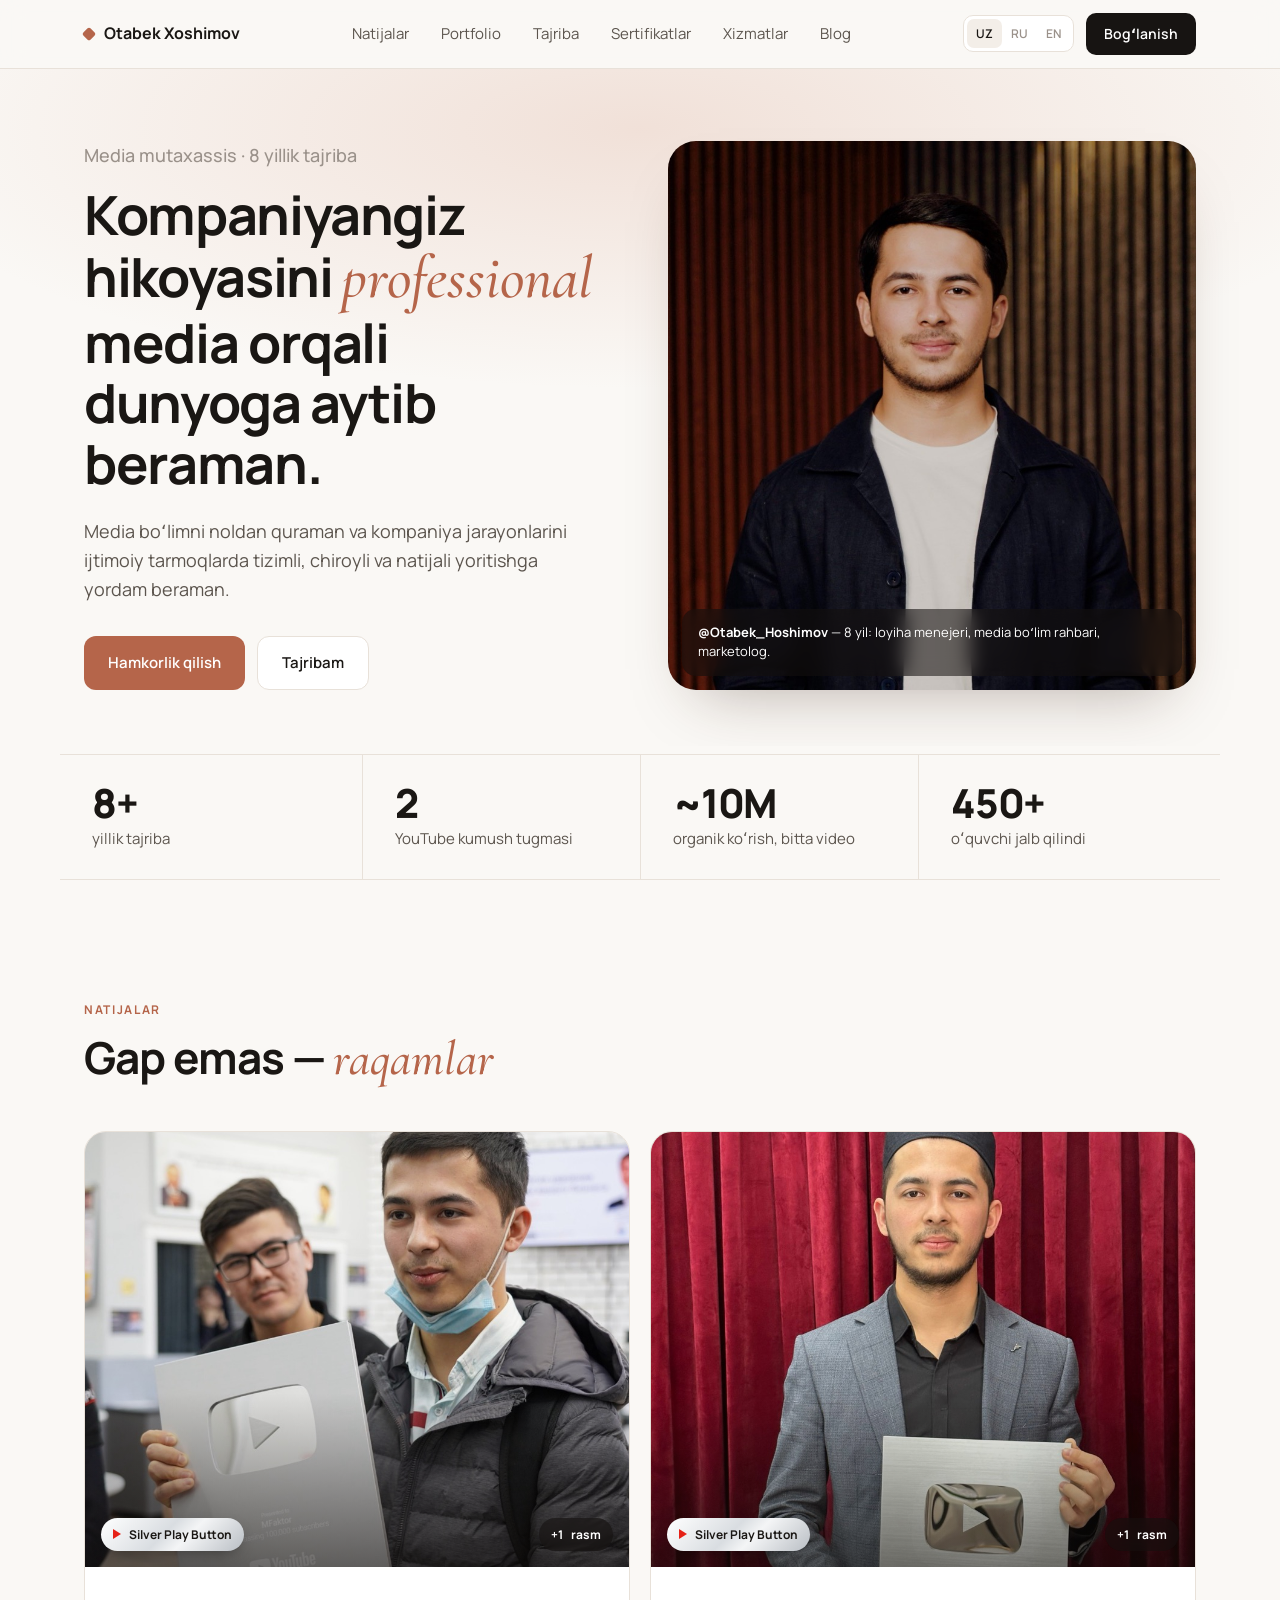
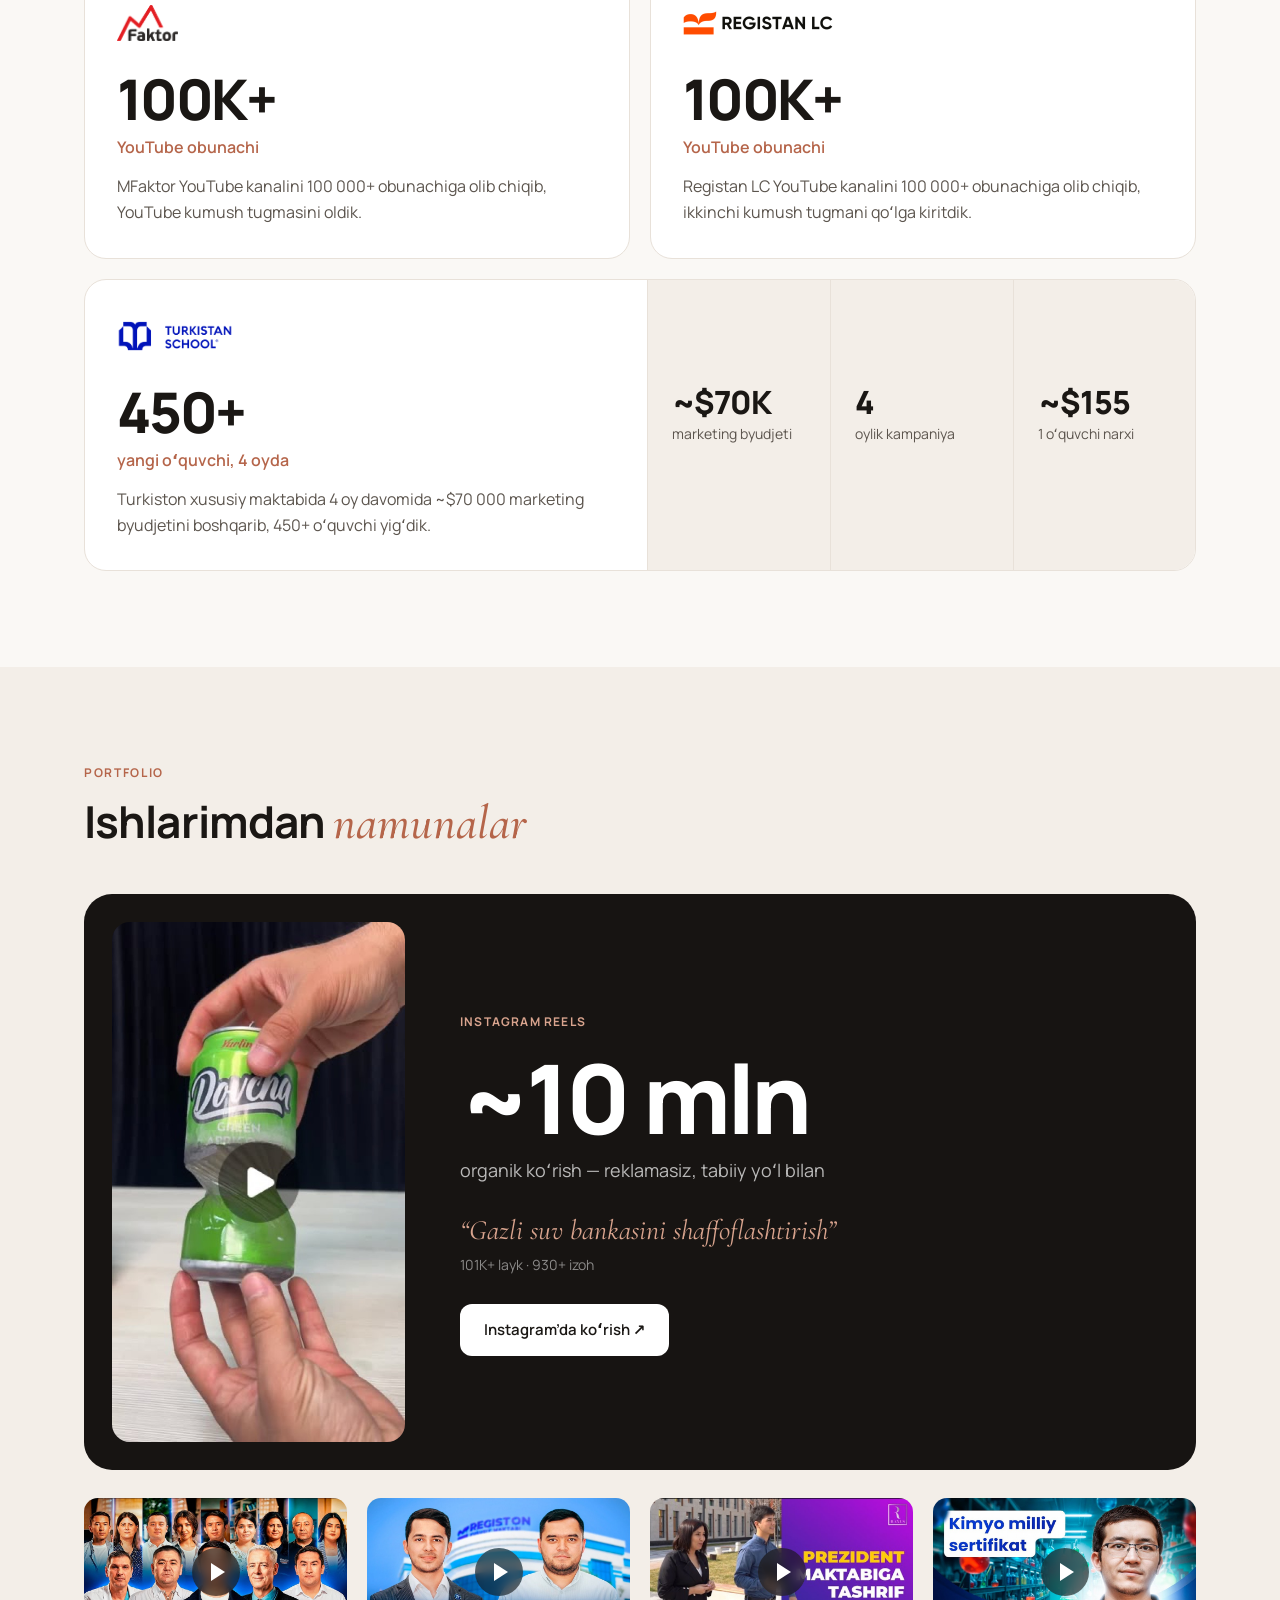
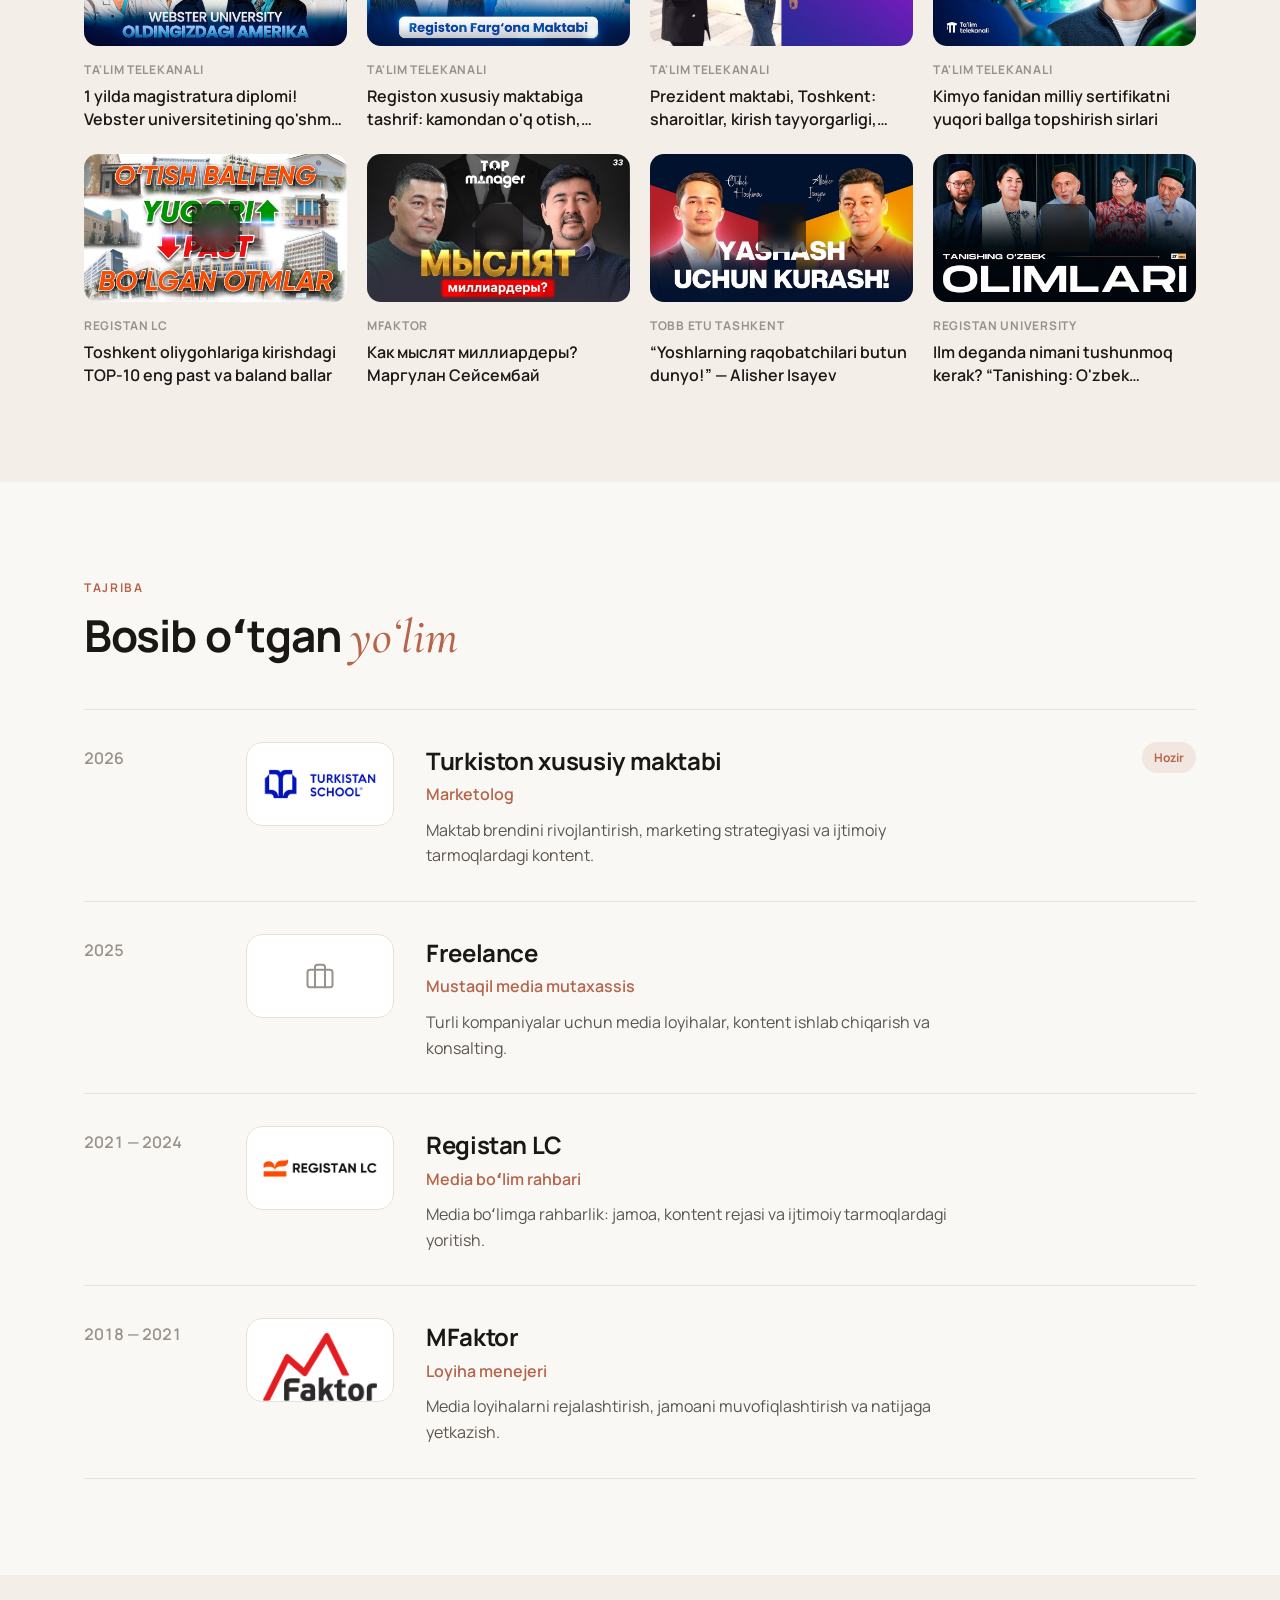
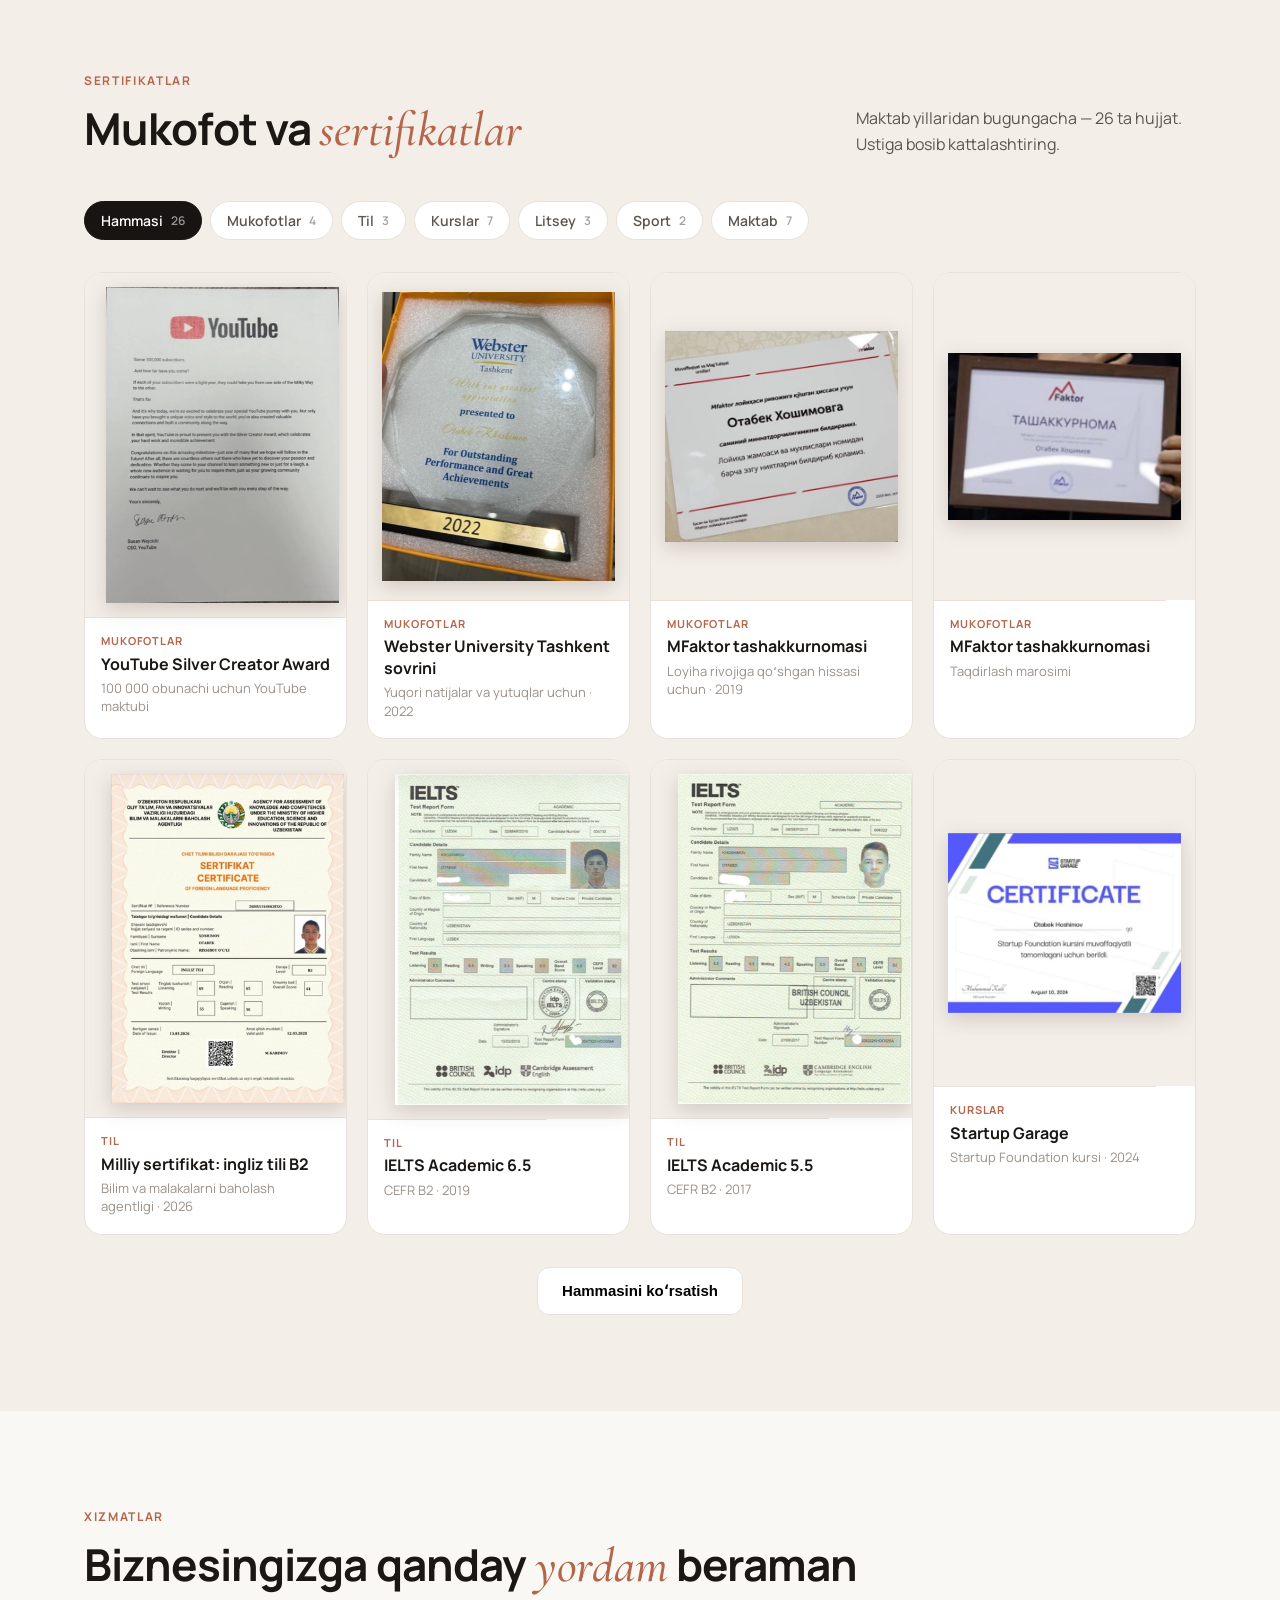
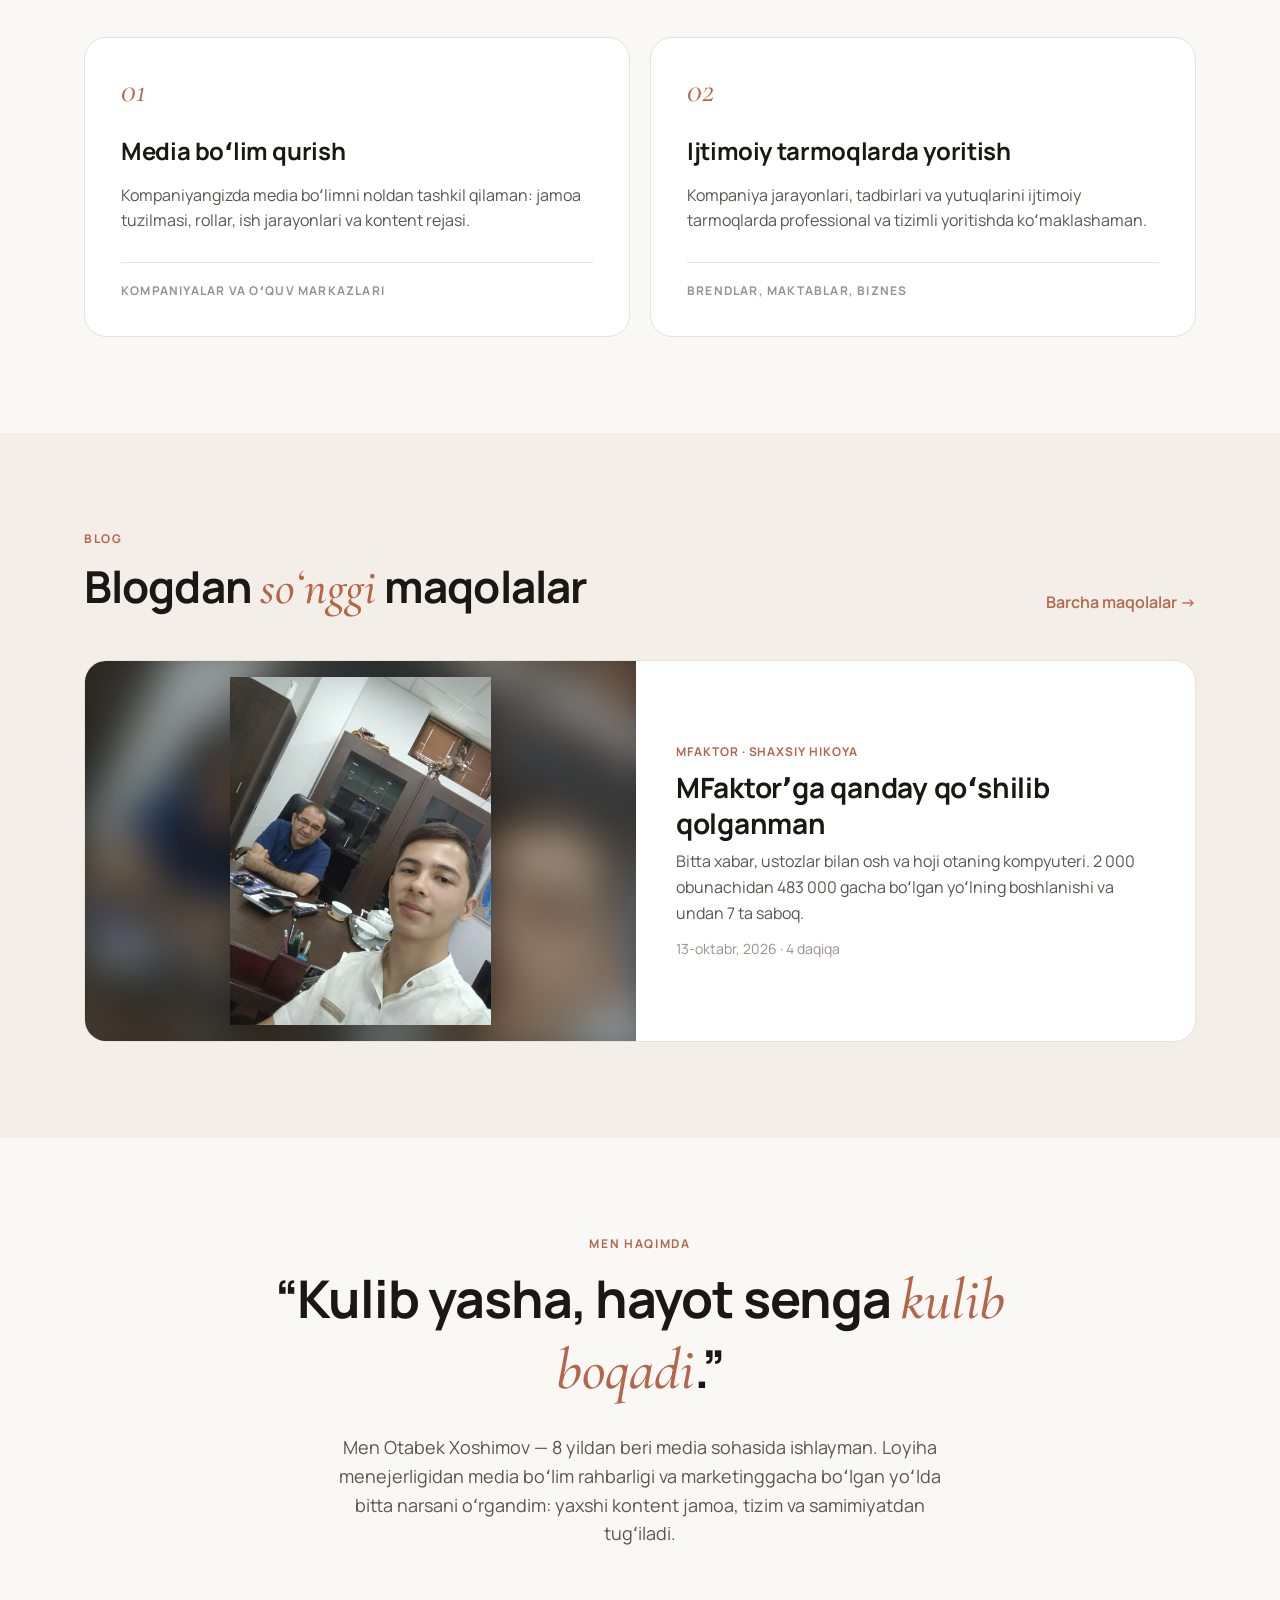
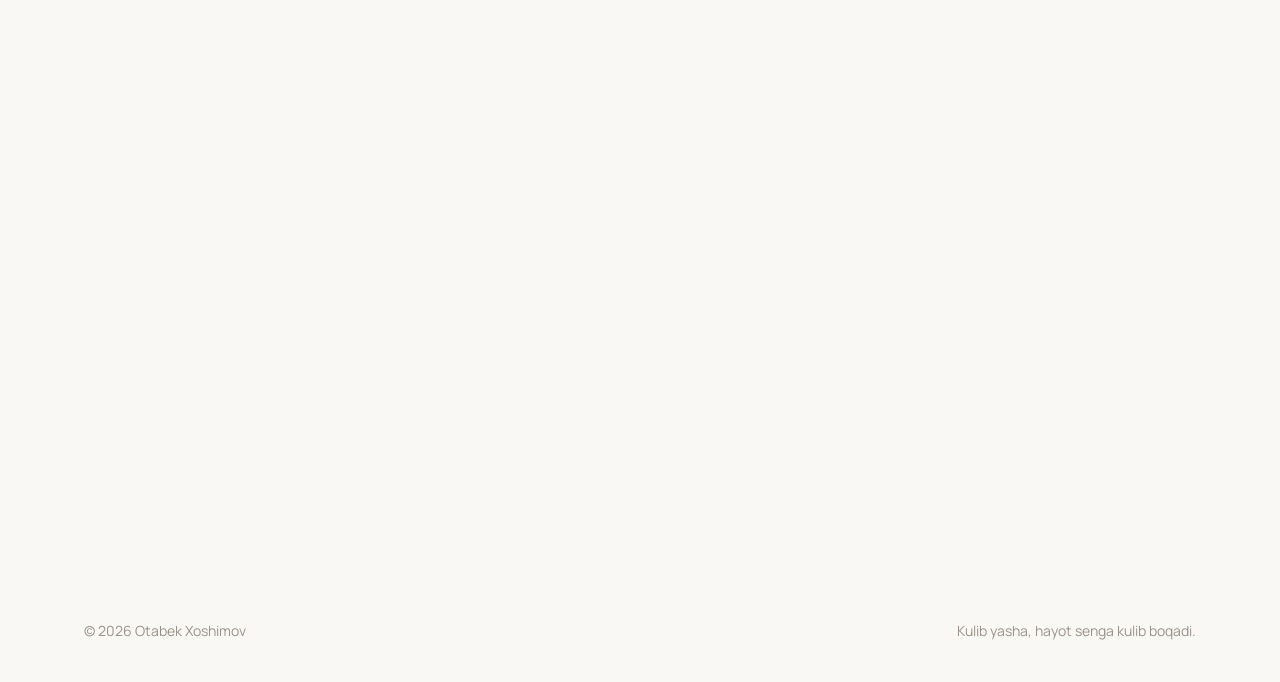
<file: index.html>
<!doctype html>
<html lang="uz">
<head>
  <meta charset="utf-8">
  <meta name="viewport" content="width=device-width, initial-scale=1">
  <title>Otabek Xoshimov — Media mutaxassis</title>
  <meta name="description" content="Otabek Xoshimov (Otabek Hoshimov) — 8 yillik tajribaga ega media mutaxassis. MFaktor va Registan LC YouTube kanallarini 100 000+ obunachiga olib chiqqan. Media boʻlim qurish, YouTube rivojlantirish, sifatli koʻrsatuvlar.">
  <meta name="keywords" content="Otabek Xoshimov, Otabek Hoshimov, MFaktor, Registon oʻquv markazi, Registan LC, media boʻlim, YouTube rivojlantirish, sifatli koʻrsatuvlar, media mutaxassis, SMM">
  <meta name="author" content="Otabek Xoshimov">
  <link rel="canonical" href="https://okhashimov.uz/">
  <link rel="icon" href="favicon.svg" type="image/svg+xml">
  <meta name="theme-color" content="#faf8f5">

  <!-- Telegram, Instagram, Facebook va boshqalarda havola ulashilganda chiqadigan kartochka -->
  <meta property="og:type" content="profile">
  <meta property="og:site_name" content="Otabek Xoshimov">
  <meta property="og:url" content="https://okhashimov.uz/">
  <meta property="og:title" content="Otabek Xoshimov — Media mutaxassis">
  <meta property="og:description" content="8 yillik tajriba · 2 ta YouTube kumush tugmasi · ~10 mln organik koʻrish. Media boʻlim qurish va YouTube rivojlantirish.">
  <meta property="og:image" content="https://okhashimov.uz/assets/og-image.jpg?v=2">
  <meta property="og:image:width" content="1200">
  <meta property="og:image:height" content="630">
  <meta property="og:locale" content="uz_UZ">
  <meta name="twitter:card" content="summary_large_image">
  <meta name="twitter:title" content="Otabek Xoshimov — Media mutaxassis">
  <meta name="twitter:description" content="8 yillik tajriba · 2 ta YouTube kumush tugmasi · ~10 mln organik koʻrish.">
  <meta name="twitter:image" content="https://okhashimov.uz/assets/og-image.jpg?v=2">

  <!-- Google uchun tuzilgan ma'lumot (Person) -->
  <script type="application/ld+json">
  {
    "@context": "https://schema.org",
    "@type": "Person",
    "name": "Otabek Xoshimov",
    "alternateName": ["Otabek Hoshimov", "Отабек Хошимов"],
    "jobTitle": "Media mutaxassis",
    "url": "https://okhashimov.uz/",
    "image": "https://okhashimov.uz/assets/otabek.jpg",
    "email": "mailto:rikhsibayevich@gmail.com",
    "telephone": "+998998691717",
    "worksFor": { "@type": "Organization", "name": "Turkiston xususiy maktabi" },
    "alumniOf": [
      { "@type": "Organization", "name": "MFaktor" },
      { "@type": "Organization", "name": "Registan LC" }
    ],
    "knowsAbout": ["Media boʻlim qurish", "YouTube rivojlantirish", "Sifatli koʻrsatuvlar", "SMM", "Marketing"],
    "sameAs": [
      "https://instagram.com/hoshimov_otabekk",
      "https://t.me/Otabek_Hoshimov"
    ]
  }
  </script>

  <!-- Statistika: Google Analytics 4 -->
  <script async src="https://www.googletagmanager.com/gtag/js?id=G-YG4E990CD5"></script>
  <script>
    window.dataLayer = window.dataLayer || [];
    function gtag(){dataLayer.push(arguments);}
    gtag('js', new Date());
    gtag('config', 'G-YG4E990CD5');
  </script>

  <link rel="preconnect" href="https://fonts.googleapis.com">
  <link rel="preconnect" href="https://fonts.gstatic.com" crossorigin>
  <link href="https://fonts.googleapis.com/css2?family=Manrope:wght@400;500;600;700;800&family=Cormorant+Garamond:ital,wght@1,500;1,600&display=swap" rel="stylesheet">
  <link rel="stylesheet" href="styles.css?v=20261013c">
</head>
<body>

  <header class="nav">
    <div class="container nav__inner">
      <a href="#top" class="brand"><span class="brand__mark"></span>Otabek Xoshimov</a>
      <nav class="nav__links" id="navLinks">
        <a href="#results" data-i18n="nav.results">Natijalar</a>
        <a href="#portfolio" data-i18n="nav.portfolio">Portfolio</a>
        <a href="#experience" data-i18n="nav.experience">Tajriba</a>
        <a href="#certificates" data-i18n="nav.certs">Sertifikatlar</a>
        <a href="#services" data-i18n="nav.services">Xizmatlar</a>
        <a href="blog/" data-i18n="nav.blog">Blog</a>
      </nav>
      <div class="nav__actions">
        <div class="lang" role="group" aria-label="Language">
          <button type="button" data-lang="uz">UZ</button>
          <button type="button" data-lang="ru">RU</button>
          <button type="button" data-lang="en">EN</button>
        </div>
        <a href="#contact" class="btn btn--dark btn--sm" data-i18n="nav.contact">Bogʻlanish</a>
      </div>
    </div>
  </header>

  <main id="top">

    <!-- Hero -->
    <section class="hero">
      <div class="container hero__grid">
        <div class="hero__text reveal">
          <p class="eyebrow-soft" data-i18n="hero.eyebrow">Media mutaxassis · 8 yillik tajriba</p>
          <h1 class="hero__title" data-i18n-html="hero.title">Kompaniyangiz hikoyasini <em>professional</em> media orqali dunyoga aytib beraman.</h1>
          <p class="hero__lead" data-i18n="hero.lead">Media boʻlimni noldan quraman va kompaniya jarayonlarini ijtimoiy tarmoqlarda tizimli, chiroyli va natijali yoritishga yordam beraman.</p>
          <div class="hero__cta">
            <a href="#contact" class="btn btn--accent" data-i18n="hero.cta1">Hamkorlik qilish</a>
            <a href="#experience" class="btn btn--ghost" data-i18n="hero.cta2">Tajribam</a>
          </div>
        </div>
        <figure class="portrait reveal">
          <img src="assets/otabek.jpg?v=2" alt="Otabek Xoshimov" width="1000" height="1000">
          <figcaption class="portrait__caption">
            <strong>@Otabek_Hoshimov</strong> — <span data-i18n="hero.caption">8 yil: loyiha menejeri, media boʻlim rahbari, marketolog.</span>
          </figcaption>
        </figure>
      </div>
    </section>

    <!-- Stats -->
    <section class="stats">
      <div class="container stats__grid reveal">
        <div class="stat"><span class="stat__num">8+</span><span class="stat__label" data-i18n="stats.years">yillik tajriba</span></div>
        <div class="stat"><span class="stat__num">2</span><span class="stat__label" data-i18n="stats.buttons">YouTube kumush tugmasi</span></div>
        <div class="stat"><span class="stat__num">~10M</span><span class="stat__label" data-i18n="stats.views">organik koʻrish, bitta video</span></div>
        <div class="stat"><span class="stat__num">450+</span><span class="stat__label" data-i18n="stats.students">oʻquvchi jalb qilindi</span></div>
      </div>
    </section>

    <!-- Results -->
    <section class="section" id="results">
      <div class="container">
        <div class="section__head reveal">
          <p class="eyebrow" data-i18n="res.eyebrow">Natijalar</p>
          <h2 class="section__title" data-i18n-html="res.title">Gap emas — <em>raqamlar</em></h2>
        </div>

        <div class="results">
          <article class="result result--award reveal">
            <button class="award" type="button" data-gallery="assets/awards/mfaktor-1.jpg|assets/awards/mfaktor-2.jpg" aria-label="MFaktor kumush tugma rasmlari">
              <img src="assets/awards/mfaktor-cover.jpg" alt="MFaktor YouTube kumush tugmasi" loading="lazy">
              <span class="award__chip"><span class="award__dot"></span>Silver Play Button</span>
              <span class="award__more">+1 <span data-i18n="res.photo">rasm</span></span>
            </button>
            <div class="result__body">
              <div class="result__top">
                <img class="result__logo" src="assets/logo-mfaktor.png" alt="MFaktor" loading="lazy">
              </div>
              <p class="result__num">100K+</p>
              <p class="result__label" data-i18n="res.r1.label">YouTube obunachi</p>
              <p class="result__desc" data-i18n="res.r1.desc">MFaktor YouTube kanalini 100 000+ obunachiga olib chiqib, YouTube kumush tugmasini oldik.</p>
            </div>
          </article>
          <article class="result result--award reveal">
            <button class="award" type="button" data-gallery="assets/awards/registan-1.jpg|assets/awards/registan-2.jpg" aria-label="Registan LC kumush tugma rasmlari">
              <img src="assets/awards/registan-cover.jpg" alt="Registan LC YouTube kumush tugmasi" loading="lazy">
              <span class="award__chip"><span class="award__dot"></span>Silver Play Button</span>
              <span class="award__more">+1 <span data-i18n="res.photo">rasm</span></span>
            </button>
            <div class="result__body">
              <div class="result__top">
                <img class="result__logo" src="assets/logo-registan.png" alt="Registan LC" loading="lazy">
              </div>
              <p class="result__num">100K+</p>
              <p class="result__label" data-i18n="res.r2.label">YouTube obunachi</p>
              <p class="result__desc" data-i18n="res.r2.desc">Registan LC YouTube kanalini 100 000+ obunachiga olib chiqib, ikkinchi kumush tugmani qoʻlga kiritdik.</p>
            </div>
          </article>
          <article class="result result--wide reveal">
            <div class="result__body">
              <div class="result__top">
                <img class="result__logo" src="assets/logo-turkiston.png" alt="Turkistan School" loading="lazy">
              </div>
              <p class="result__num">450+</p>
              <p class="result__label" data-i18n="res.r3.label">yangi oʻquvchi, 4 oyda</p>
              <p class="result__desc" data-i18n="res.r3.desc">Turkiston xususiy maktabida 4 oy davomida ~$70 000 marketing byudjetini boshqarib, 450+ oʻquvchi yigʻdik.</p>
            </div>
            <ul class="facts">
              <li><span class="facts__num">~$70K</span><span class="facts__label" data-i18n="res.r3.f1">marketing byudjeti</span></li>
              <li><span class="facts__num">4</span><span class="facts__label" data-i18n="res.r3.f2">oylik kampaniya</span></li>
              <li><span class="facts__num">~$155</span><span class="facts__label" data-i18n="res.r3.f3">1 oʻquvchi narxi</span></li>
            </ul>
          </article>
        </div>
      </div>
    </section>

    <!-- Portfolio -->
    <section class="section section--tint" id="portfolio">
      <div class="container">
        <div class="section__head reveal">
          <p class="eyebrow" data-i18n="pf.eyebrow">Portfolio</p>
          <h2 class="section__title" data-i18n-html="pf.title">Ishlarimdan <em>namunalar</em></h2>
        </div>

        <a class="feature reveal" href="https://www.instagram.com/p/DXn6e_BgqJm/" target="_blank" rel="noopener">
          <div class="feature__media">
            <img src="assets/portfolio/instagram-reel.jpg" alt="Gazli suv bankasini shaffoflashtirish — Instagram reel" loading="lazy">
          </div>
          <div class="feature__body">
            <span class="feature__badge">Instagram Reels</span>
            <p class="feature__num">~10 <span data-i18n="pf.mln">mln</span></p>
            <p class="feature__label" data-i18n="pf.feature.label">organik koʻrish — reklamasiz, tabiiy yoʻl bilan</p>
            <p class="feature__title">“Gazli suv bankasini shaffoflashtirish”</p>
            <p class="feature__meta">101K+ <span data-i18n="pf.likes">layk</span> · 930+ <span data-i18n="pf.comments">izoh</span></p>
            <span class="btn btn--dark feature__btn" data-i18n="pf.feature.cta">Instagram’da koʻrish ↗</span>
          </div>
        </a>

        <div class="videos">
          <a class="video reveal" href="https://www.youtube.com/watch?v=ljqGtv0Cyk0" data-yt="ljqGtv0Cyk0" target="_blank" rel="noopener">
            <span class="video__thumb"><img src="assets/portfolio/ljqGtv0Cyk0.jpg" alt="" loading="lazy"><span class="video__play"></span></span>
            <span class="video__channel">Ta'lim telekanali</span>
            <span class="video__title">1 yilda magistratura diplomi! Vebster universitetining qo'shma ta'lim dasturlari</span>
          </a>
          <a class="video reveal" href="https://www.youtube.com/watch?v=sMbKcQlqRbQ" data-yt="sMbKcQlqRbQ" target="_blank" rel="noopener">
            <span class="video__thumb"><img src="assets/portfolio/sMbKcQlqRbQ.jpg" alt="" loading="lazy"><span class="video__play"></span></span>
            <span class="video__channel">Ta'lim telekanali</span>
            <span class="video__title">Registon xususiy maktabiga tashrif: kamondan o'q otish, suzish va ot sporti</span>
          </a>
          <a class="video reveal" href="https://www.youtube.com/watch?v=jsISdAeASo4" data-yt="jsISdAeASo4" target="_blank" rel="noopener">
            <span class="video__thumb"><img src="assets/portfolio/jsISdAeASo4.jpg" alt="" loading="lazy"><span class="video__play"></span></span>
            <span class="video__channel">Ta'lim telekanali</span>
            <span class="video__title">Prezident maktabi, Toshkent: sharoitlar, kirish tayyorgarligi, ustozlar</span>
          </a>
          <a class="video reveal" href="https://www.youtube.com/watch?v=HtzTKy_tHsU" data-yt="HtzTKy_tHsU" target="_blank" rel="noopener">
            <span class="video__thumb"><img src="assets/portfolio/HtzTKy_tHsU.jpg" alt="" loading="lazy"><span class="video__play"></span></span>
            <span class="video__channel">Ta'lim telekanali</span>
            <span class="video__title">Kimyo fanidan milliy sertifikatni yuqori ballga topshirish sirlari</span>
          </a>
          <a class="video reveal" href="https://www.youtube.com/watch?v=lGclAsNHjC4" data-yt="lGclAsNHjC4" target="_blank" rel="noopener">
            <span class="video__thumb"><img src="assets/portfolio/lGclAsNHjC4.jpg" alt="" loading="lazy"><span class="video__play"></span></span>
            <span class="video__channel">Registan LC</span>
            <span class="video__title">Toshkent oliygohlariga kirishdagi TOP-10 eng past va baland ballar</span>
          </a>
          <a class="video reveal" href="https://www.youtube.com/watch?v=DU2MAn23qMI" data-yt="DU2MAn23qMI" target="_blank" rel="noopener">
            <span class="video__thumb"><img src="assets/portfolio/DU2MAn23qMI.jpg" alt="" loading="lazy"><span class="video__play"></span></span>
            <span class="video__channel">MFaktor</span>
            <span class="video__title">Как мыслят миллиардеры? Маргулан Сейсембай</span>
          </a>
          <a class="video reveal" href="https://www.youtube.com/watch?v=mwbBtFxAgFM" data-yt="mwbBtFxAgFM" target="_blank" rel="noopener">
            <span class="video__thumb"><img src="assets/portfolio/mwbBtFxAgFM.jpg" alt="" loading="lazy"><span class="video__play"></span></span>
            <span class="video__channel">TOBB ETU Tashkent</span>
            <span class="video__title">“Yoshlarning raqobatchilari butun dunyo!” — Alisher Isayev</span>
          </a>
          <a class="video reveal" href="https://www.youtube.com/watch?v=tgWkFhTAs0A" data-yt="tgWkFhTAs0A" target="_blank" rel="noopener">
            <span class="video__thumb"><img src="assets/portfolio/tgWkFhTAs0A.jpg" alt="" loading="lazy"><span class="video__play"></span></span>
            <span class="video__channel">Registan University</span>
            <span class="video__title">Ilm deganda nimani tushunmoq kerak? “Tanishing: O'zbek olimlari!” 1-ko'rsatuv</span>
          </a>
        </div>
      </div>
    </section>

    <!-- Experience -->
    <section class="section" id="experience">
      <div class="container">
        <div class="section__head reveal">
          <div>
            <p class="eyebrow" data-i18n="exp.eyebrow">Tajriba</p>
            <h2 class="section__title" data-i18n-html="exp.title">Bosib oʻtgan <em>yoʻlim</em></h2>
          </div>
        </div>

        <ol class="timeline">
          <li class="job reveal">
            <span class="job__year">2026</span>
            <div class="job__logo"><img src="assets/logo-turkiston.png" alt="Turkistan School" loading="lazy"></div>
            <div class="job__body">
              <h3 class="job__name" data-i18n="exp.j4.name">Turkiston xususiy maktabi</h3>
              <p class="job__role" data-i18n="exp.j4.role">Marketolog</p>
              <p class="job__desc" data-i18n="exp.j4.desc">Maktab brendini rivojlantirish, marketing strategiyasi va ijtimoiy tarmoqlardagi kontent.</p>
            </div>
            <span class="job__tag job__tag--now" data-i18n="exp.now">Hozir</span>
          </li>
          <li class="job reveal">
            <span class="job__year">2025</span>
            <div class="job__logo job__logo--icon" aria-hidden="true">
              <svg viewBox="0 0 24 24" fill="none" stroke="currentColor" stroke-width="1.6" stroke-linecap="round" stroke-linejoin="round"><rect x="2" y="7" width="20" height="14" rx="2"/><path d="M16 21V5a2 2 0 0 0-2-2h-4a2 2 0 0 0-2 2v16"/></svg>
            </div>
            <div class="job__body">
              <h3 class="job__name" data-i18n="exp.j3.name">Freelance</h3>
              <p class="job__role" data-i18n="exp.j3.role">Mustaqil media mutaxassis</p>
              <p class="job__desc" data-i18n="exp.j3.desc">Turli kompaniyalar uchun media loyihalar, kontent ishlab chiqarish va konsalting.</p>
            </div>
          </li>
          <li class="job reveal">
            <span class="job__year">2021 — 2024</span>
            <div class="job__logo"><img src="assets/logo-registan.png" alt="Registan LC" loading="lazy"></div>
            <div class="job__body">
              <h3 class="job__name">Registan LC</h3>
              <p class="job__role" data-i18n="exp.j2.role">Media boʻlim rahbari</p>
              <p class="job__desc" data-i18n="exp.j2.desc">Media boʻlimga rahbarlik: jamoa, kontent rejasi va ijtimoiy tarmoqlardagi yoritish.</p>
            </div>
          </li>
          <li class="job reveal">
            <span class="job__year">2018 — 2021</span>
            <div class="job__logo"><img src="assets/logo-mfaktor.png" alt="MFaktor" loading="lazy"></div>
            <div class="job__body">
              <h3 class="job__name">MFaktor</h3>
              <p class="job__role" data-i18n="exp.j1.role">Loyiha menejeri</p>
              <p class="job__desc" data-i18n="exp.j1.desc">Media loyihalarni rejalashtirish, jamoani muvofiqlashtirish va natijaga yetkazish.</p>
            </div>
          </li>
        </ol>
      </div>
    </section>

    <!-- Certificates -->
    <section class="section section--tint" id="certificates">
      <div class="container">
        <div class="section__head section__head--row reveal">
          <div>
            <p class="eyebrow" data-i18n="cert.eyebrow">Sertifikatlar</p>
            <h2 class="section__title" data-i18n-html="cert.title">Mukofot va <em>sertifikatlar</em></h2>
          </div>
          <p class="section__note" data-i18n="cert.note">Maktab yillaridan bugungacha — 26 ta hujjat. Ustiga bosib kattalashtiring.</p>
        </div>
        <div class="chips reveal" id="certFilters" role="tablist" aria-label="Filter"></div>
        <div class="certs" id="certGrid"></div>
        <div class="certs__more">
          <button class="btn btn--ghost" type="button" id="certMore" data-i18n="cert.more">Hammasini koʻrsatish</button>
        </div>
      </div>
    </section>

    <!-- Services -->
    <section class="section" id="services">
      <div class="container">
        <div class="section__head reveal">
          <div>
            <p class="eyebrow" data-i18n="srv.eyebrow">Xizmatlar</p>
            <h2 class="section__title" data-i18n-html="srv.title">Biznesingizga qanday <em>yordam</em> beraman</h2>
          </div>
        </div>

        <div class="services">
          <article class="service reveal">
            <span class="service__num">01</span>
            <h3 class="service__title" data-i18n="srv.s1.title">Media boʻlim qurish</h3>
            <p class="service__desc" data-i18n="srv.s1.desc">Kompaniyangizda media boʻlimni noldan tashkil qilaman: jamoa tuzilmasi, rollar, ish jarayonlari va kontent rejasi.</p>
            <p class="service__for" data-i18n="srv.s1.for">Kompaniyalar va oʻquv markazlari</p>
          </article>
          <article class="service reveal">
            <span class="service__num">02</span>
            <h3 class="service__title" data-i18n="srv.s2.title">Ijtimoiy tarmoqlarda yoritish</h3>
            <p class="service__desc" data-i18n="srv.s2.desc">Kompaniya jarayonlari, tadbirlari va yutuqlarini ijtimoiy tarmoqlarda professional va tizimli yoritishda koʻmaklashaman.</p>
            <p class="service__for" data-i18n="srv.s2.for">Brendlar, maktablar, biznes</p>
          </article>
        </div>
      </div>
    </section>

    <!-- Blog -->
    <section class="section section--tint" id="blog">
      <div class="container">
        <div class="section__head blog-home__head reveal">
          <div>
            <p class="eyebrow" data-i18n="blog.eyebrow">Blog</p>
            <h2 class="section__title" data-i18n-html="blog.title">Blogdan <em>soʻnggi</em> maqolalar</h2>
          </div>
          <a class="link-arrow" href="blog/" data-i18n="blog.all">Barcha maqolalar →</a>
        </div>
        <div class="posts">
          <a class="post post--wide reveal" href="blog/mfaktor/">
            <span class="post__img post__img--fit" style="--bg: url(blog/mfaktor/ustoz-bilan.jpg)"><img src="blog/mfaktor/ustoz-bilan.jpg" alt="" loading="lazy" width="900" height="1200"></span>
            <span class="post__body">
              <span class="post__tag">MFaktor · Shaxsiy hikoya</span>
              <span class="post__title">MFaktorʼga qanday qoʻshilib qolganman</span>
              <span class="post__excerpt">Bitta xabar, ustozlar bilan osh va hoji otaning kompyuteri. 2 000 obunachidan 483 000 gacha boʻlgan yoʻlning boshlanishi va undan 7 ta saboq.</span>
              <span class="post__meta"><time datetime="2026-10-13">13-oktabr, 2026</time> · 4 daqiqa</span>
            </span>
          </a>
        </div>
      </div>
    </section>

    <!-- About / motto -->
    <section class="section" id="about">
      <div class="container about reveal">
        <p class="eyebrow" data-i18n="about.eyebrow">Men haqimda</p>
        <blockquote class="motto" data-i18n-html="about.motto">“Kulib yasha, hayot senga <em>kulib boqadi</em>.”</blockquote>
        <p class="about__text" data-i18n="about.text">Men Otabek Xoshimov — 8 yildan beri media sohasida ishlayman. Loyiha menejerligidan media boʻlim rahbarligi va marketinggacha boʻlgan yoʻlda bitta narsani oʻrgandim: yaxshi kontent jamoa, tizim va samimiyatdan tugʻiladi.</p>
      </div>
    </section>

    <!-- Contact -->
    <section class="section" id="contact">
      <div class="container">
        <div class="cta reveal">
          <div class="cta__text">
            <p class="eyebrow eyebrow--light" data-i18n="contact.eyebrow">Hamkorlik</p>
            <h2 class="cta__title" data-i18n-html="contact.title">Brendingizga kuchli <em>media</em> kerakmi?</h2>
            <p class="cta__lead" data-i18n="contact.lead">Yozing yoki qoʻngʻiroq qiling — vazifangizni birga koʻrib chiqamiz.</p>
          </div>
          <div class="contacts">
            <a class="contact" href="mailto:rikhsibayevich@gmail.com">
              <span class="contact__icon" aria-hidden="true">
                <svg viewBox="0 0 24 24" fill="none" stroke="currentColor" stroke-width="1.8" stroke-linecap="round" stroke-linejoin="round"><rect x="2" y="4" width="20" height="16" rx="2"/><path d="m22 7-8.97 5.7a1.94 1.94 0 0 1-2.06 0L2 7"/></svg>
              </span>
              <span class="contact__text">
                <span class="contact__label">Email</span>
                <span class="contact__value">rikhsibayevich@gmail.com</span>
              </span>
              <span class="contact__arrow" aria-hidden="true">→</span>
            </a>
            <a class="contact" href="tel:+998998691717">
              <span class="contact__icon" aria-hidden="true">
                <svg viewBox="0 0 24 24" fill="none" stroke="currentColor" stroke-width="1.8" stroke-linecap="round" stroke-linejoin="round"><path d="M22 16.92v3a2 2 0 0 1-2.18 2 19.79 19.79 0 0 1-8.63-3.07 19.5 19.5 0 0 1-6-6 19.79 19.79 0 0 1-3.07-8.67A2 2 0 0 1 4.11 2h3a2 2 0 0 1 2 1.72 12.84 12.84 0 0 0 .7 2.81 2 2 0 0 1-.45 2.11L8.09 9.91a16 16 0 0 0 6 6l1.27-1.27a2 2 0 0 1 2.11-.45 12.84 12.84 0 0 0 2.81.7A2 2 0 0 1 22 16.92z"/></svg>
              </span>
              <span class="contact__text">
                <span class="contact__label" data-i18n="contact.phone">Telefon</span>
                <span class="contact__value">+998 99 869 17 17</span>
              </span>
              <span class="contact__arrow" aria-hidden="true">→</span>
            </a>
            <a class="contact" href="https://t.me/Otabek_Hoshimov" target="_blank" rel="noopener">
              <span class="contact__icon" aria-hidden="true">
                <svg viewBox="0 0 24 24" fill="currentColor"><path d="M21.94 4.3a1 1 0 0 0-1.36-1.12L2.7 10.2a1 1 0 0 0 .06 1.88l4.44 1.48 1.7 5.32a1 1 0 0 0 1.62.43l2.5-2.26 4.4 3.24a1 1 0 0 0 1.57-.6l2.95-15.4zM9.6 13.9l7.5-6.6-6.06 7.66-.25 2.54-1.2-3.6z"/></svg>
              </span>
              <span class="contact__text">
                <span class="contact__label">Telegram</span>
                <span class="contact__value">@Otabek_Hoshimov</span>
              </span>
              <span class="contact__arrow" aria-hidden="true">→</span>
            </a>
            <a class="contact" href="https://instagram.com/hoshimov_otabekk" target="_blank" rel="noopener">
              <span class="contact__icon" aria-hidden="true">
                <svg viewBox="0 0 24 24" fill="none" stroke="currentColor" stroke-width="1.8" stroke-linecap="round" stroke-linejoin="round"><rect x="2" y="2" width="20" height="20" rx="5"/><circle cx="12" cy="12" r="4"/><circle cx="17.5" cy="6.5" r="0.6" fill="currentColor"/></svg>
              </span>
              <span class="contact__text">
                <span class="contact__label">Instagram</span>
                <span class="contact__value">@hoshimov_otabekk</span>
              </span>
              <span class="contact__arrow" aria-hidden="true">→</span>
            </a>
          </div>
        </div>
      </div>
    </section>
  </main>

  <footer class="footer">
    <div class="container footer__inner">
      <span>© <span id="year"></span> Otabek Xoshimov</span>
      <span data-i18n="footer.note">Kulib yasha, hayot senga kulib boqadi.</span>
    </div>
  </footer>

  <div class="modal" id="videoModal" hidden>
    <div class="modal__backdrop" data-close></div>
    <div class="modal__dialog" role="dialog" aria-modal="true" aria-label="Video">
      <button class="modal__close" type="button" data-close aria-label="Yopish">×</button>
      <span class="modal__count" id="modalCount" hidden></span>
      <div class="modal__frame" id="videoFrame"></div>
      <p class="modal__caption" id="modalCaption" hidden></p>
      <button class="modal__nav modal__nav--prev" type="button" id="modalPrev" aria-label="Oldingi" hidden>‹</button>
      <button class="modal__nav modal__nav--next" type="button" id="modalNext" aria-label="Keyingi" hidden>›</button>
    </div>
  </div>

  <script src="script.js?v=20261013b"></script>
</body>
</html>
</file>
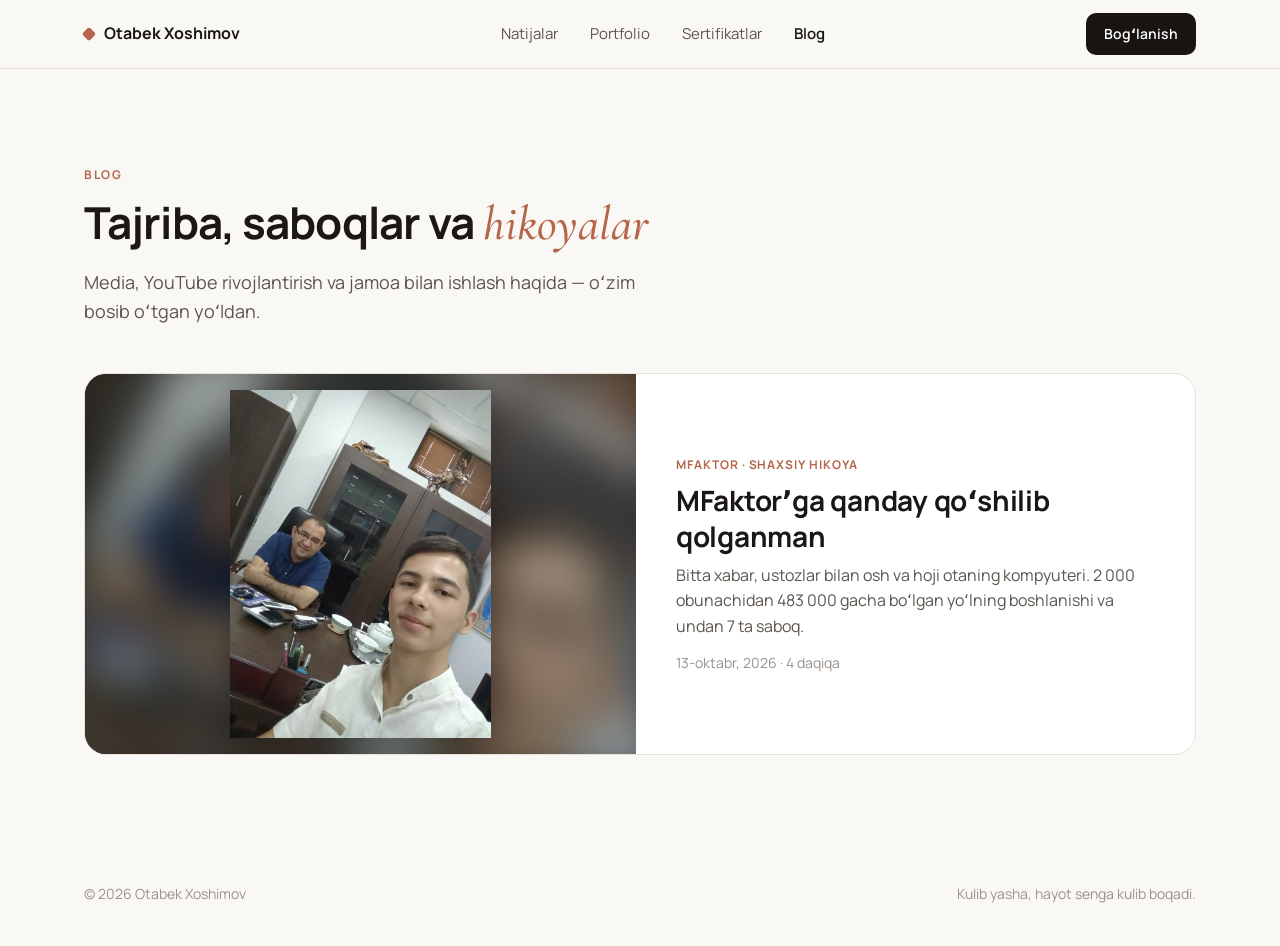
<file: blog/index.html>
<!doctype html>
<html lang="uz">
<head>
  <meta charset="utf-8">
  <meta name="viewport" content="width=device-width, initial-scale=1">
  <title>Blog — Otabek Xoshimov</title>
  <meta name="description" content="Otabek Xoshimov blogi: media, YouTube rivojlantirish, SMM va shaxsiy tajriba haqida maqolalar.">
  <meta name="author" content="Otabek Xoshimov">
  <link rel="canonical" href="https://okhashimov.uz/blog/">
  <link rel="icon" href="/favicon.svg" type="image/svg+xml">
  <meta name="theme-color" content="#faf8f5">

  <meta property="og:type" content="website">
  <meta property="og:site_name" content="Otabek Xoshimov">
  <meta property="og:url" content="https://okhashimov.uz/blog/">
  <meta property="og:title" content="Blog — Otabek Xoshimov">
  <meta property="og:description" content="Media, YouTube rivojlantirish va shaxsiy tajriba haqida maqolalar.">
  <meta property="og:image" content="https://okhashimov.uz/assets/og-image.jpg?v=2">
  <meta name="twitter:card" content="summary_large_image">

  <!-- Statistika: Google Analytics 4 -->
  <script async src="https://www.googletagmanager.com/gtag/js?id=G-YG4E990CD5"></script>
  <script>
    window.dataLayer = window.dataLayer || [];
    function gtag(){dataLayer.push(arguments);}
    gtag('js', new Date());
    gtag('config', 'G-YG4E990CD5');
  </script>

  <link rel="preconnect" href="https://fonts.googleapis.com">
  <link rel="preconnect" href="https://fonts.gstatic.com" crossorigin>
  <link href="https://fonts.googleapis.com/css2?family=Manrope:wght@400;500;600;700;800&family=Cormorant+Garamond:ital,wght@1,500;1,600&display=swap" rel="stylesheet">
  <link rel="stylesheet" href="/styles.css?v=20261013c">
</head>
<body>

  <header class="nav">
    <div class="container nav__inner">
      <a href="/" class="brand"><span class="brand__mark"></span>Otabek Xoshimov</a>
      <nav class="nav__links">
        <a href="/#results">Natijalar</a>
        <a href="/#portfolio">Portfolio</a>
        <a href="/#certificates">Sertifikatlar</a>
        <a href="/blog/" aria-current="page">Blog</a>
      </nav>
      <div class="nav__actions">
        <a href="/#contact" class="btn btn--dark btn--sm">Bogʻlanish</a>
      </div>
    </div>
  </header>

  <main>
    <section class="section blog-hero">
      <div class="container">
        <p class="eyebrow">Blog</p>
        <h1 class="section__title">Tajriba, saboqlar va <em>hikoyalar</em></h1>
        <p class="blog-hero__lead">Media, YouTube rivojlantirish va jamoa bilan ishlash haqida — oʻzim bosib oʻtgan yoʻldan.</p>
      </div>
    </section>

    <section class="section blog-list-section">
      <div class="container">
        <div class="posts">
          <!-- Yangi maqola qo'shilganda shu kartochkani nusxalab, tepaga qo'ying -->
          <a class="post post--wide" href="/blog/mfaktor/">
            <span class="post__img post__img--fit" style="--bg: url(/blog/mfaktor/ustoz-bilan.jpg)"><img src="/blog/mfaktor/ustoz-bilan.jpg" alt="" loading="lazy" width="900" height="1200"></span>
            <span class="post__body">
              <span class="post__tag">MFaktor · Shaxsiy hikoya</span>
              <span class="post__title">MFaktorʼga qanday qoʻshilib qolganman</span>
              <span class="post__excerpt">Bitta xabar, ustozlar bilan osh va hoji otaning kompyuteri. 2 000 obunachidan 483 000 gacha boʻlgan yoʻlning boshlanishi va undan 7 ta saboq.</span>
              <span class="post__meta"><time datetime="2026-10-13">13-oktabr, 2026</time> · 4 daqiqa</span>
            </span>
          </a>
        </div>
      </div>
    </section>
  </main>

  <footer class="footer">
    <div class="container footer__inner">
      <span>© 2026 Otabek Xoshimov</span>
      <span>Kulib yasha, hayot senga kulib boqadi.</span>
    </div>
  </footer>
</body>
</html>
</file>
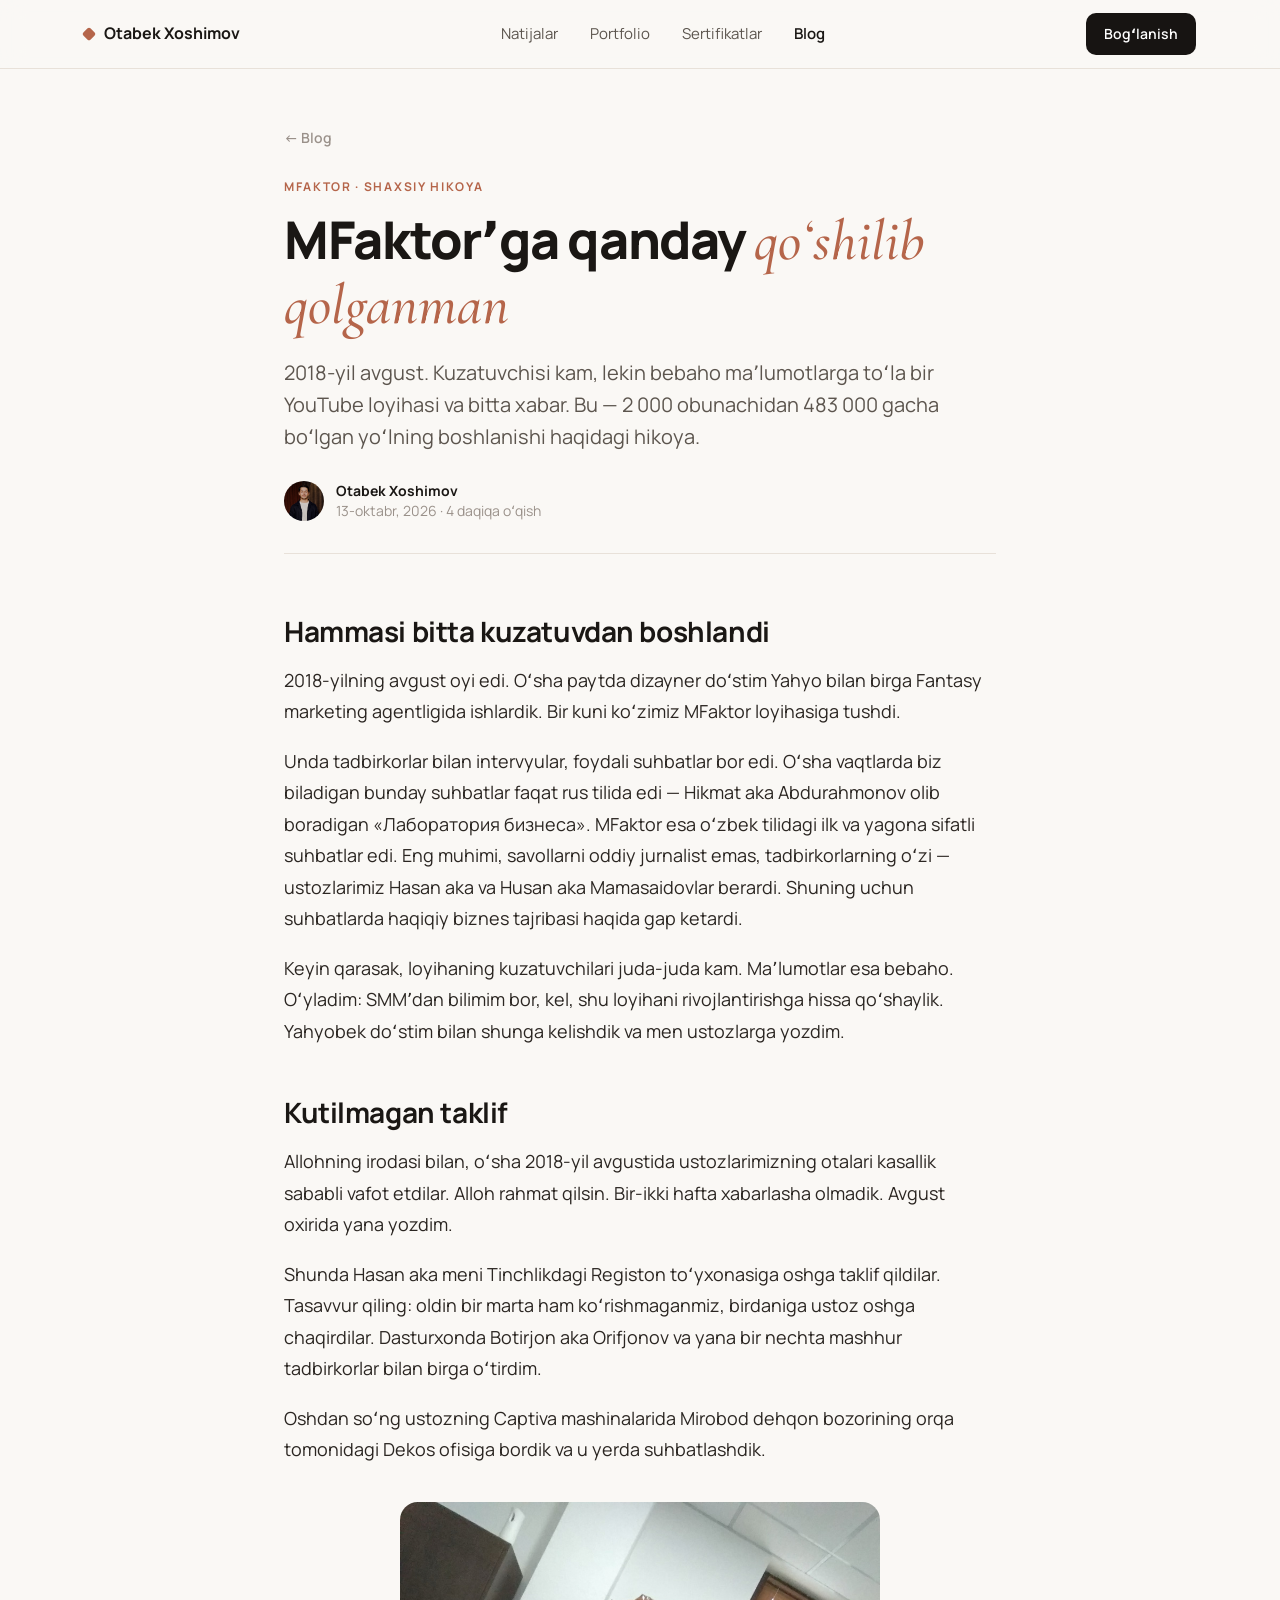
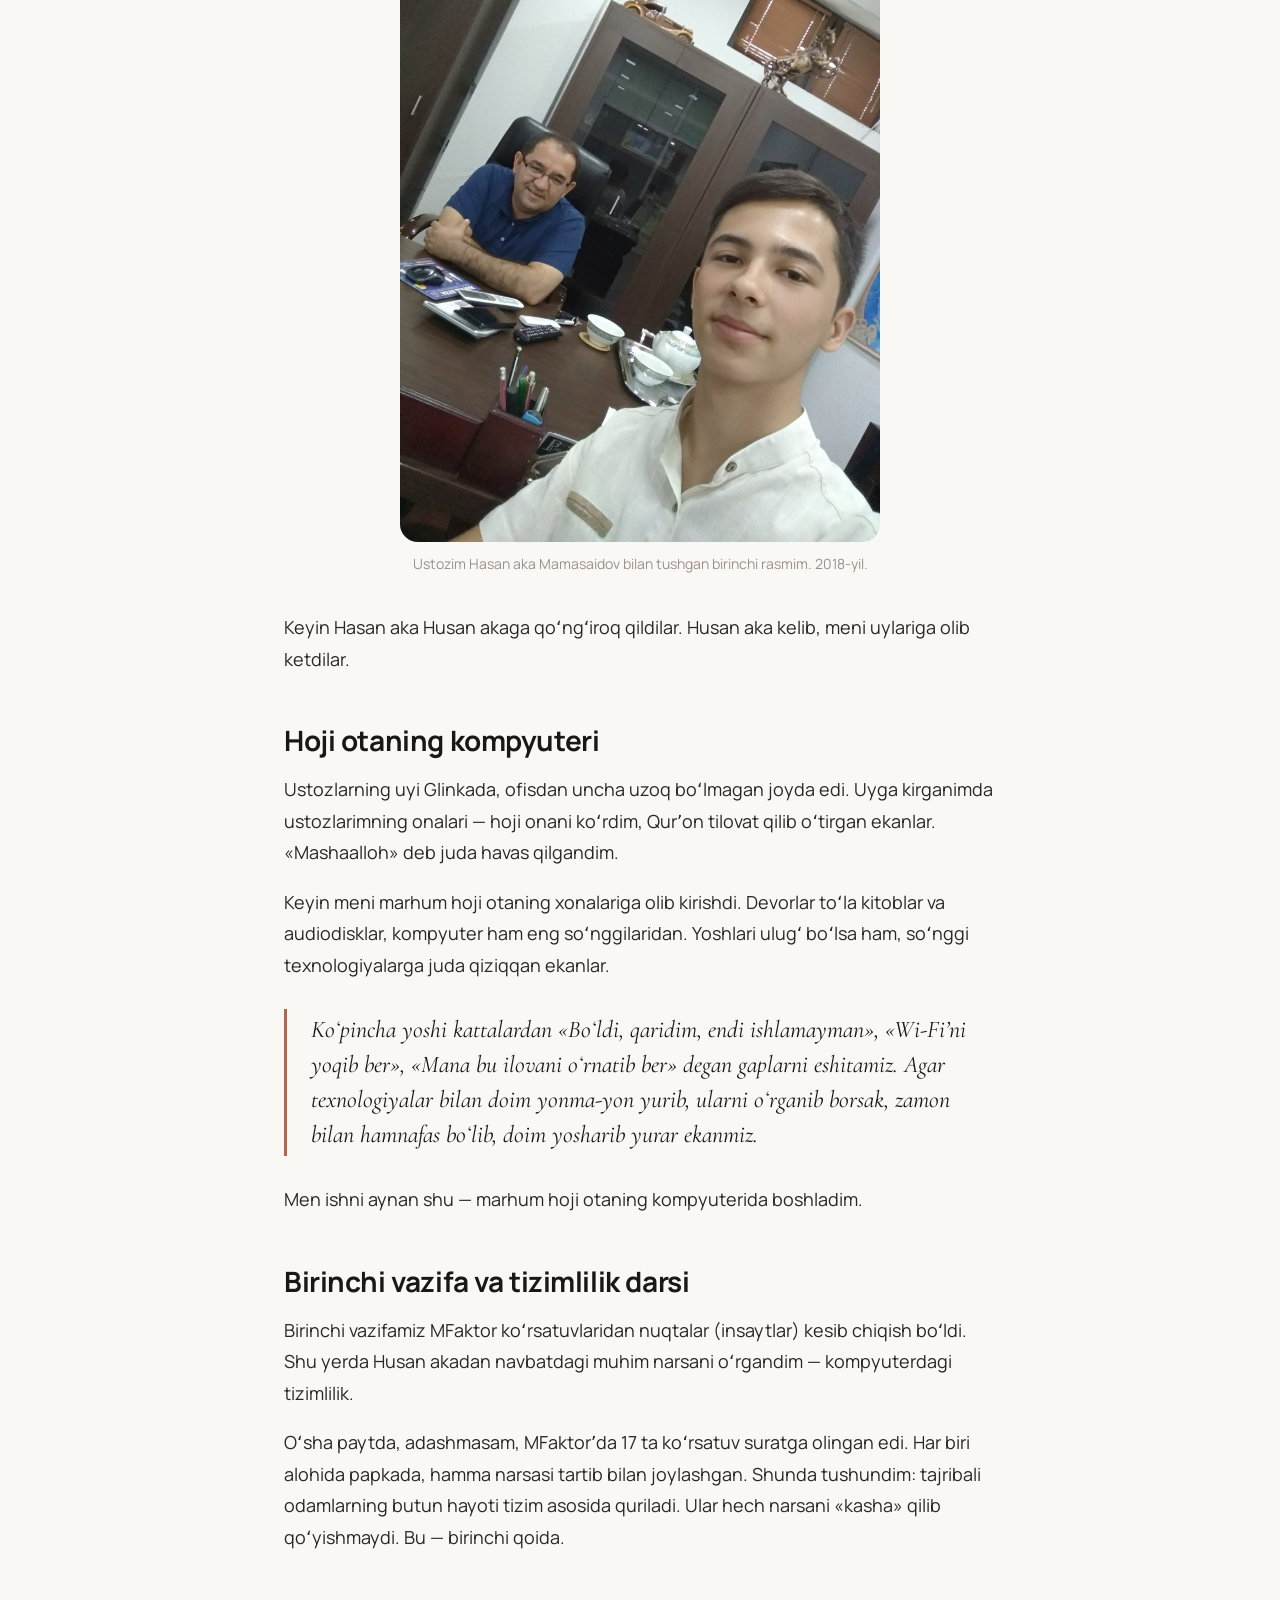
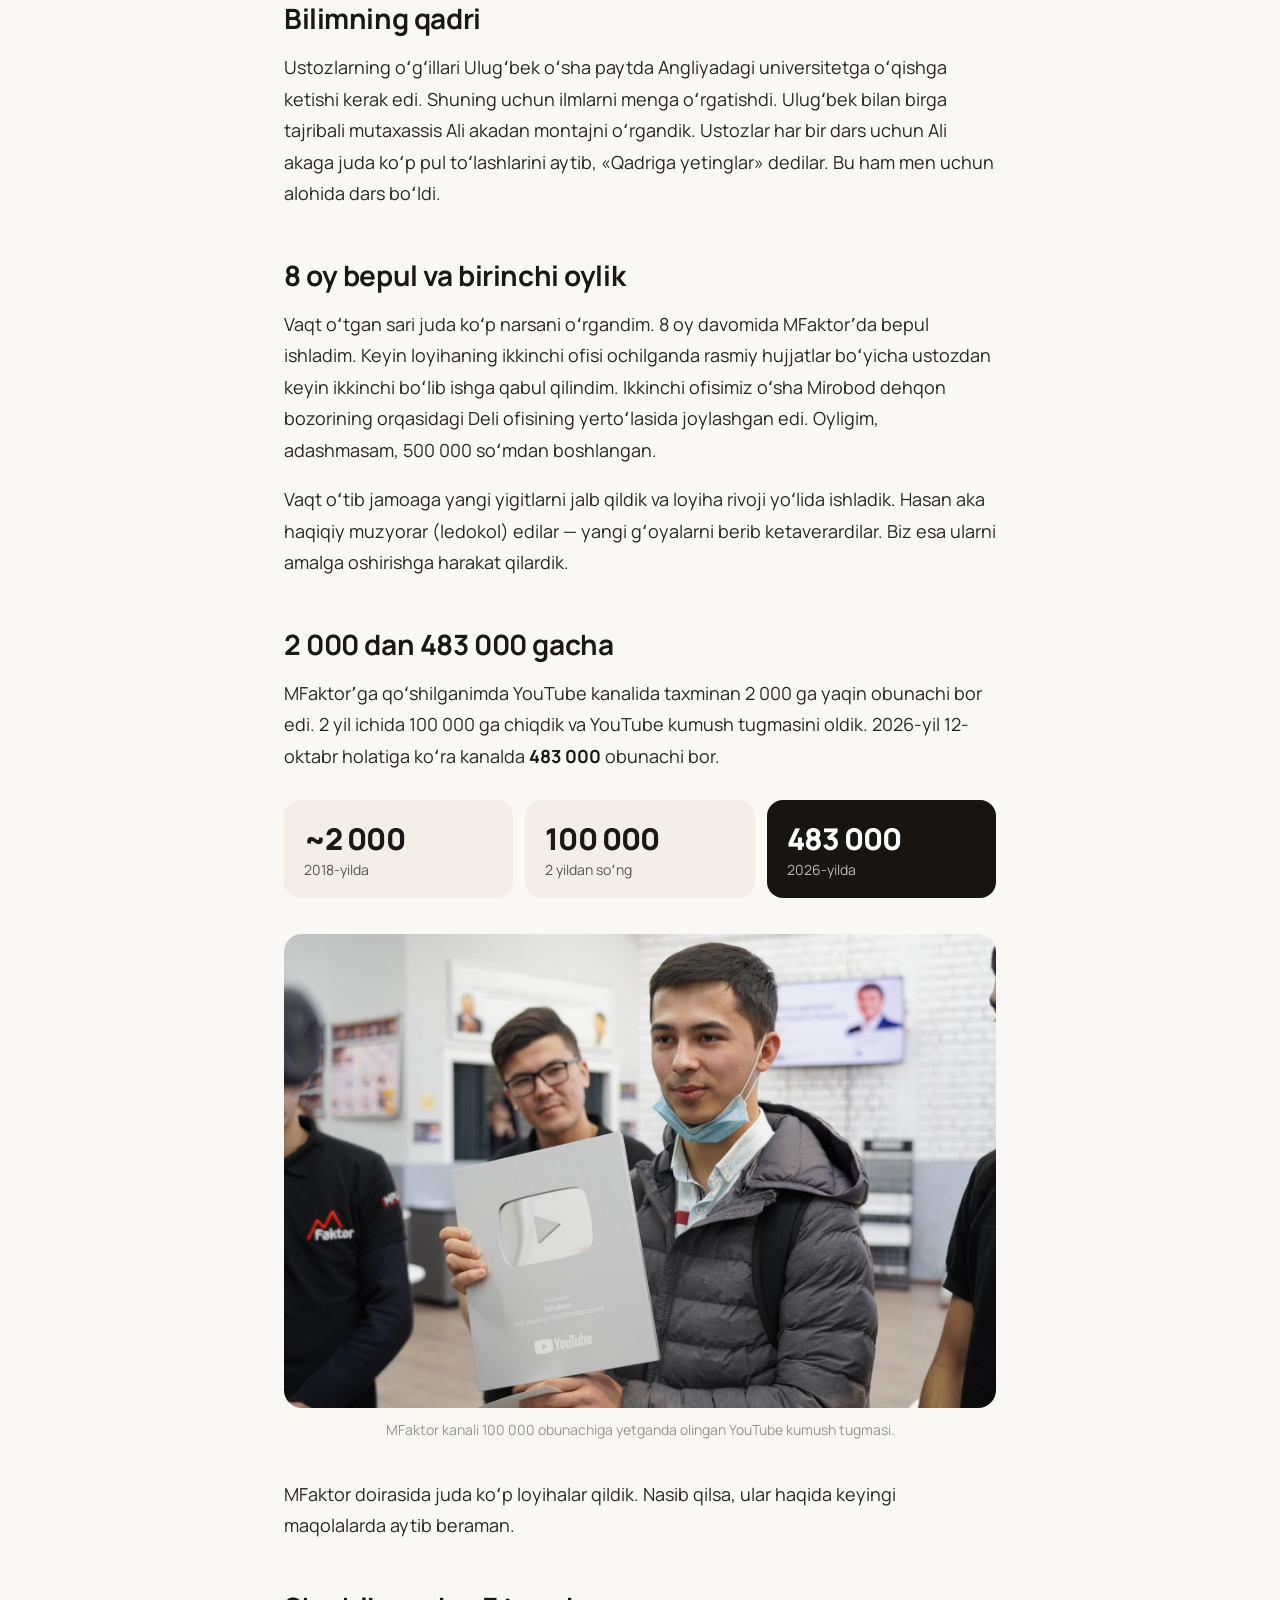
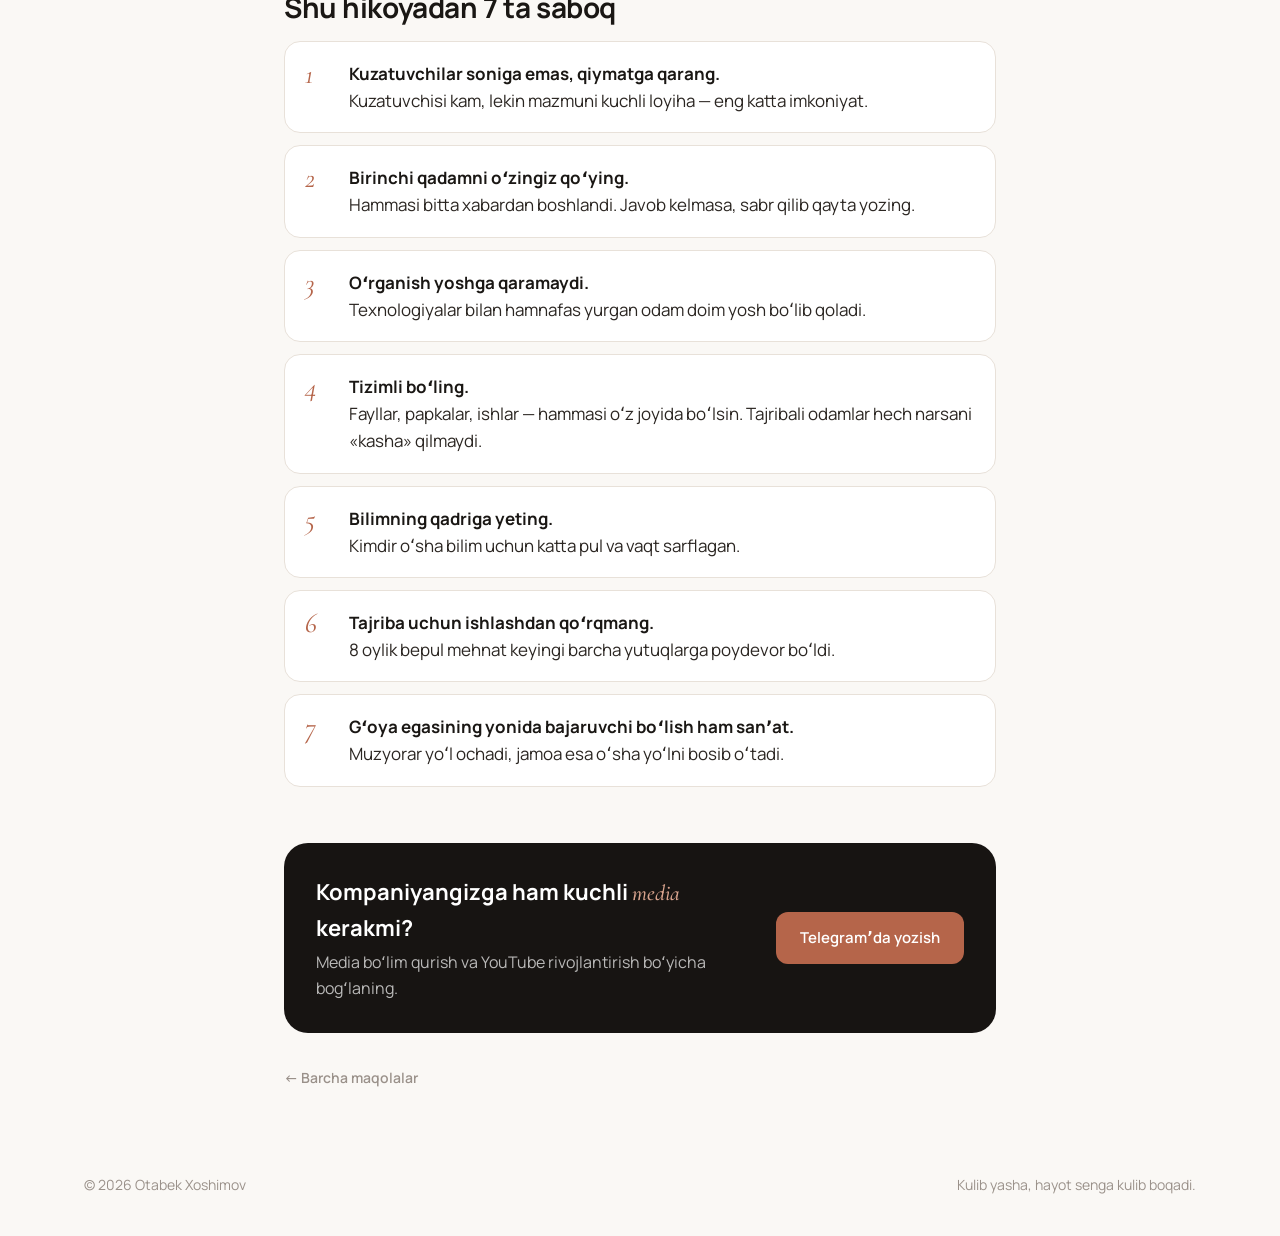
<file: blog/mfaktor/index.html>
<!doctype html>
<html lang="uz">
<head>
  <meta charset="utf-8">
  <meta name="viewport" content="width=device-width, initial-scale=1">
  <title>MFaktorʼga qanday qoʻshilib qolganman — Otabek Xoshimov</title>
  <meta name="description" content="2018-yil avgust: bitta xabar, ustozlar bilan osh va hoji otaning kompyuteri. 2 000 obunachidan 483 000 gacha boʻlgan yoʻlning boshlanishi va undan 7 ta saboq.">
  <meta name="author" content="Otabek Xoshimov">
  <link rel="canonical" href="https://okhashimov.uz/blog/mfaktor/">
  <link rel="icon" href="/favicon.svg" type="image/svg+xml">
  <meta name="theme-color" content="#faf8f5">

  <meta property="og:type" content="article">
  <meta property="og:site_name" content="Otabek Xoshimov">
  <meta property="og:url" content="https://okhashimov.uz/blog/mfaktor/">
  <meta property="og:title" content="MFaktorʼga qanday qoʻshilib qolganman">
  <meta property="og:description" content="2 000 obunachidan 483 000 gacha boʻlgan yoʻlning boshlanishi va undan 7 ta saboq.">
  <meta property="og:image" content="https://okhashimov.uz/blog/mfaktor/og.jpg">
  <meta property="og:image:width" content="1200">
  <meta property="og:image:height" content="630">
  <meta property="og:locale" content="uz_UZ">
  <meta property="article:published_time" content="2026-10-13">
  <meta name="twitter:card" content="summary_large_image">
  <meta name="twitter:title" content="MFaktorʼga qanday qoʻshilib qolganman">
  <meta name="twitter:image" content="https://okhashimov.uz/blog/mfaktor/og.jpg">

  <script type="application/ld+json">
  {
    "@context": "https://schema.org",
    "@type": "BlogPosting",
    "headline": "MFaktorʼga qanday qoʻshilib qolganman",
    "description": "2 000 obunachidan 483 000 gacha boʻlgan yoʻlning boshlanishi va undan 7 ta saboq.",
    "image": "https://okhashimov.uz/blog/mfaktor/og.jpg",
    "datePublished": "2026-10-13",
    "inLanguage": "uz",
    "author": { "@type": "Person", "name": "Otabek Xoshimov", "url": "https://okhashimov.uz/" },
    "mainEntityOfPage": "https://okhashimov.uz/blog/mfaktor/"
  }
  </script>

  <!-- Statistika: Google Analytics 4 -->
  <script async src="https://www.googletagmanager.com/gtag/js?id=G-YG4E990CD5"></script>
  <script>
    window.dataLayer = window.dataLayer || [];
    function gtag(){dataLayer.push(arguments);}
    gtag('js', new Date());
    gtag('config', 'G-YG4E990CD5');
  </script>

  <link rel="preconnect" href="https://fonts.googleapis.com">
  <link rel="preconnect" href="https://fonts.gstatic.com" crossorigin>
  <link href="https://fonts.googleapis.com/css2?family=Manrope:wght@400;500;600;700;800&family=Cormorant+Garamond:ital,wght@1,500;1,600&display=swap" rel="stylesheet">
  <link rel="stylesheet" href="/styles.css?v=20261013c">
</head>
<body>

  <header class="nav">
    <div class="container nav__inner">
      <a href="/" class="brand"><span class="brand__mark"></span>Otabek Xoshimov</a>
      <nav class="nav__links">
        <a href="/#results">Natijalar</a>
        <a href="/#portfolio">Portfolio</a>
        <a href="/#certificates">Sertifikatlar</a>
        <a href="/blog/" aria-current="page">Blog</a>
      </nav>
      <div class="nav__actions">
        <a href="/#contact" class="btn btn--dark btn--sm">Bogʻlanish</a>
      </div>
    </div>
  </header>

  <main>
    <article class="article">
      <header class="article__head container">
        <a class="article__back" href="/blog/">← Blog</a>
        <p class="eyebrow">MFaktor · Shaxsiy hikoya</p>
        <h1 class="article__title">MFaktorʼga qanday <em>qoʻshilib qolganman</em></h1>
        <p class="article__lead">2018-yil avgust. Kuzatuvchisi kam, lekin bebaho maʼlumotlarga toʻla bir YouTube loyihasi va bitta xabar. Bu — 2 000 obunachidan 483 000 gacha boʻlgan yoʻlning boshlanishi haqidagi hikoya.</p>
        <div class="article__meta">
          <img src="/assets/otabek.jpg?v=2" alt="" width="40" height="40">
          <span><strong>Otabek Xoshimov</strong><br><time datetime="2026-10-13">13-oktabr, 2026</time> · 4 daqiqa oʻqish</span>
        </div>
      </header>

      <div class="article__body container">
        <h2>Hammasi bitta kuzatuvdan boshlandi</h2>
        <p>2018-yilning avgust oyi edi. Oʻsha paytda dizayner doʻstim Yahyo bilan birga Fantasy marketing agentligida ishlardik. Bir kuni koʻzimiz MFaktor loyihasiga tushdi.</p>
        <p>Unda tadbirkorlar bilan intervyular, foydali suhbatlar bor edi. Oʻsha vaqtlarda biz biladigan bunday suhbatlar faqat rus tilida edi — Hikmat aka Abdurahmonov olib boradigan «Лаборатория бизнеса». MFaktor esa oʻzbek tilidagi ilk va yagona sifatli suhbatlar edi. Eng muhimi, savollarni oddiy jurnalist emas, tadbirkorlarning oʻzi — ustozlarimiz Hasan aka va Husan aka Mamasaidovlar berardi. Shuning uchun suhbatlarda haqiqiy biznes tajribasi haqida gap ketardi.</p>
        <p>Keyin qarasak, loyihaning kuzatuvchilari juda-juda kam. Maʼlumotlar esa bebaho. Oʻyladim: SMMʼdan bilimim bor, kel, shu loyihani rivojlantirishga hissa qoʻshaylik. Yahyobek doʻstim bilan shunga kelishdik va men ustozlarga yozdim.</p>

        <h2>Kutilmagan taklif</h2>
        <p>Allohning irodasi bilan, oʻsha 2018-yil avgustida ustozlarimizning otalari kasallik sababli vafot etdilar. Alloh rahmat qilsin. Bir-ikki hafta xabarlasha olmadik. Avgust oxirida yana yozdim.</p>
        <p>Shunda Hasan aka meni Tinchlikdagi Registon toʻyxonasiga oshga taklif qildilar. Tasavvur qiling: oldin bir marta ham koʻrishmaganmiz, birdaniga ustoz oshga chaqirdilar. Dasturxonda Botirjon aka Orifjonov va yana bir nechta mashhur tadbirkorlar bilan birga oʻtirdim.</p>
        <p>Oshdan soʻng ustozning Captiva mashinalarida Mirobod dehqon bozorining orqa tomonidagi Dekos ofisiga bordik va u yerda suhbatlashdik.</p>

        <figure class="article__figure article__figure--portrait">
          <img src="ustoz-bilan.jpg" alt="Otabek Xoshimov va Hasan Mamasaidov ofisda, 2018-yil" width="900" height="1200" loading="lazy">
          <figcaption>Ustozim Hasan aka Mamasaidov bilan tushgan birinchi rasmim. 2018-yil.</figcaption>
        </figure>

        <p>Keyin Hasan aka Husan akaga qoʻngʻiroq qildilar. Husan aka kelib, meni uylariga olib ketdilar.</p>

        <h2>Hoji otaning kompyuteri</h2>
        <p>Ustozlarning uyi Glinkada, ofisdan uncha uzoq boʻlmagan joyda edi. Uyga kirganimda ustozlarimning onalari — hoji onani koʻrdim, Qurʼon tilovat qilib oʻtirgan ekanlar. «Mashaalloh» deb juda havas qilgandim.</p>
        <p>Keyin meni marhum hoji otaning xonalariga olib kirishdi. Devorlar toʻla kitoblar va audiodisklar, kompyuter ham eng soʻnggilaridan. Yoshlari ulugʻ boʻlsa ham, soʻnggi texnologiyalarga juda qiziqqan ekanlar.</p>
        <blockquote>Koʻpincha yoshi kattalardan «Boʻldi, qaridim, endi ishlamayman», «Wi-Fiʼni yoqib ber», «Mana bu ilovani oʻrnatib ber» degan gaplarni eshitamiz. Agar texnologiyalar bilan doim yonma-yon yurib, ularni oʻrganib borsak, zamon bilan hamnafas boʻlib, doim yosharib yurar ekanmiz.</blockquote>
        <p>Men ishni aynan shu — marhum hoji otaning kompyuterida boshladim.</p>

        <h2>Birinchi vazifa va tizimlilik darsi</h2>
        <p>Birinchi vazifamiz MFaktor koʻrsatuvlaridan nuqtalar (insaytlar) kesib chiqish boʻldi. Shu yerda Husan akadan navbatdagi muhim narsani oʻrgandim — kompyuterdagi tizimlilik.</p>
        <p>Oʻsha paytda, adashmasam, MFaktorʼda 17 ta koʻrsatuv suratga olingan edi. Har biri alohida papkada, hamma narsasi tartib bilan joylashgan. Shunda tushundim: tajribali odamlarning butun hayoti tizim asosida quriladi. Ular hech narsani «kasha» qilib qoʻyishmaydi. Bu — birinchi qoida.</p>

        <h2>Bilimning qadri</h2>
        <p>Ustozlarning oʻgʻillari Ulugʻbek oʻsha paytda Angliyadagi universitetga oʻqishga ketishi kerak edi. Shuning uchun ilmlarni menga oʻrgatishdi. Ulugʻbek bilan birga tajribali mutaxassis Ali akadan montajni oʻrgandik. Ustozlar har bir dars uchun Ali akaga juda koʻp pul toʻlashlarini aytib, «Qadriga yetinglar» dedilar. Bu ham men uchun alohida dars boʻldi.</p>

        <h2>8 oy bepul va birinchi oylik</h2>
        <p>Vaqt oʻtgan sari juda koʻp narsani oʻrgandim. 8 oy davomida MFaktorʼda bepul ishladim. Keyin loyihaning ikkinchi ofisi ochilganda rasmiy hujjatlar boʻyicha ustozdan keyin ikkinchi boʻlib ishga qabul qilindim. Ikkinchi ofisimiz oʻsha Mirobod dehqon bozorining orqasidagi Deli ofisining yertoʻlasida joylashgan edi. Oyligim, adashmasam, 500 000 soʻmdan boshlangan.</p>
        <p>Vaqt oʻtib jamoaga yangi yigitlarni jalb qildik va loyiha rivoji yoʻlida ishladik. Hasan aka haqiqiy muzyorar (ledokol) edilar — yangi gʻoyalarni berib ketaverardilar. Biz esa ularni amalga oshirishga harakat qilardik.</p>

        <h2>2 000 dan 483 000 gacha</h2>
        <p>MFaktorʼga qoʻshilganimda YouTube kanalida taxminan 2 000 ga yaqin obunachi bor edi. 2 yil ichida 100 000 ga chiqdik va YouTube kumush tugmasini oldik. 2026-yil 12-oktabr holatiga koʻra kanalda <strong>483 000</strong> obunachi bor.</p>

        <div class="article__stats">
          <div><span>~2 000</span>2018-yilda</div>
          <div><span>100 000</span>2 yildan soʻng</div>
          <div><span>483 000</span>2026-yilda</div>
        </div>

        <figure class="article__figure">
          <img src="/assets/awards/mfaktor-1.jpg" alt="MFaktor YouTube kumush tugmasi" width="1600" height="1066" loading="lazy">
          <figcaption>MFaktor kanali 100 000 obunachiga yetganda olingan YouTube kumush tugmasi.</figcaption>
        </figure>

        <p>MFaktor doirasida juda koʻp loyihalar qildik. Nasib qilsa, ular haqida keyingi maqolalarda aytib beraman.</p>

        <h2>Shu hikoyadan 7 ta saboq</h2>
        <ol class="lessons">
          <li><strong>Kuzatuvchilar soniga emas, qiymatga qarang.</strong> Kuzatuvchisi kam, lekin mazmuni kuchli loyiha — eng katta imkoniyat.</li>
          <li><strong>Birinchi qadamni oʻzingiz qoʻying.</strong> Hammasi bitta xabardan boshlandi. Javob kelmasa, sabr qilib qayta yozing.</li>
          <li><strong>Oʻrganish yoshga qaramaydi.</strong> Texnologiyalar bilan hamnafas yurgan odam doim yosh boʻlib qoladi.</li>
          <li><strong>Tizimli boʻling.</strong> Fayllar, papkalar, ishlar — hammasi oʻz joyida boʻlsin. Tajribali odamlar hech narsani «kasha» qilmaydi.</li>
          <li><strong>Bilimning qadriga yeting.</strong> Kimdir oʻsha bilim uchun katta pul va vaqt sarflagan.</li>
          <li><strong>Tajriba uchun ishlashdan qoʻrqmang.</strong> 8 oylik bepul mehnat keyingi barcha yutuqlarga poydevor boʻldi.</li>
          <li><strong>Gʻoya egasining yonida bajaruvchi boʻlish ham sanʼat.</strong> Muzyorar yoʻl ochadi, jamoa esa oʻsha yoʻlni bosib oʻtadi.</li>
        </ol>
      </div>

      <footer class="article__foot container">
        <div class="article__cta">
          <div>
            <p class="article__cta-title">Kompaniyangizga ham kuchli <em>media</em> kerakmi?</p>
            <p>Media boʻlim qurish va YouTube rivojlantirish boʻyicha bogʻlaning.</p>
          </div>
          <a class="btn btn--accent" href="https://t.me/Otabek_Hoshimov" target="_blank" rel="noopener">Telegramʼda yozish</a>
        </div>
        <a class="article__back" href="/blog/">← Barcha maqolalar</a>
      </footer>
    </article>
  </main>

  <footer class="footer">
    <div class="container footer__inner">
      <span>© 2026 Otabek Xoshimov</span>
      <span>Kulib yasha, hayot senga kulib boqadi.</span>
    </div>
  </footer>
</body>
</html>
</file>
<file: styles.css>
:root {
  --bg: #faf8f5;
  --bg-tint: #f3eee8;
  --surface: #ffffff;
  --ink: #1a1714;
  --ink-soft: #5c554e;
  --ink-mute: #9a918a;
  --line: #e8e1d9;
  --accent: #b5654a;
  --accent-soft: #d9a48e;
  --dark: #171412;

  --radius: 22px;
  --sans: "Manrope", system-ui, -apple-system, sans-serif;
  --serif: "Cormorant Garamond", Georgia, serif;
}

* { box-sizing: border-box; margin: 0; padding: 0; }

html { scroll-behavior: smooth; scroll-padding-top: 80px; }

body {
  background: var(--bg);
  color: var(--ink);
  font-family: var(--sans);
  font-size: 16px;
  line-height: 1.6;
  -webkit-font-smoothing: antialiased;
}

img { display: block; max-width: 100%; }
a { color: inherit; text-decoration: none; }

em {
  font-family: var(--serif);
  font-style: italic;
  font-weight: 500;
  color: var(--accent);
  letter-spacing: 0;
}

.container {
  width: 100%;
  max-width: 1160px;
  margin: 0 auto;
  padding: 0 24px;
}

/* Buttons */
.btn {
  display: inline-flex;
  align-items: center;
  justify-content: center;
  gap: 8px;
  padding: 14px 24px;
  border-radius: 12px;
  font-weight: 600;
  font-size: 15px;
  transition: transform .2s ease, background .2s ease, border-color .2s ease;
  white-space: nowrap;
}
.btn:hover { transform: translateY(-1px); }
.btn--sm { padding: 10px 18px; font-size: 14px; border-radius: 10px; }
.btn--dark { background: var(--dark); color: #fff; }
.btn--accent { background: var(--accent); color: #fff; }
.btn--accent:hover { background: #a2573e; }
.btn--ghost { border: 1px solid var(--line); background: var(--surface); }
.btn--ghost:hover { border-color: var(--ink-mute); }

/* Nav */
.nav {
  position: sticky;
  top: 0;
  z-index: 20;
  background: rgba(250, 248, 245, .85);
  backdrop-filter: blur(12px);
  -webkit-backdrop-filter: blur(12px);
  border-bottom: 1px solid var(--line);
}
.nav__inner {
  display: flex;
  align-items: center;
  justify-content: space-between;
  height: 68px;
  gap: 16px;
}
.brand {
  display: flex;
  align-items: center;
  gap: 10px;
  font-weight: 700;
  font-size: 16px;
}
.brand__mark {
  width: 10px;
  height: 10px;
  background: var(--accent);
  transform: rotate(45deg);
  border-radius: 2px;
}
.nav__links { display: flex; gap: 32px; font-size: 15px; color: var(--ink-soft); }
.nav__links a:hover { color: var(--ink); }
.nav__actions { display: flex; align-items: center; gap: 12px; }

.lang {
  display: flex;
  background: var(--surface);
  border: 1px solid var(--line);
  border-radius: 10px;
  padding: 3px;
}
.lang button {
  border: 0;
  background: transparent;
  font: 600 12px var(--sans);
  color: var(--ink-mute);
  padding: 6px 9px;
  border-radius: 7px;
  cursor: pointer;
}
.lang button.is-active { background: var(--bg-tint); color: var(--ink); }

/* Hero */
.hero {
  position: relative;
  padding: 72px 0 56px;
  overflow: hidden;
}
.hero::before {
  content: "";
  position: absolute;
  inset: -200px -10% auto;
  height: 520px;
  background: radial-gradient(closest-side, rgba(217, 164, 142, .28), transparent);
  pointer-events: none;
}
.hero__grid {
  position: relative;
  display: grid;
  grid-template-columns: 1fr 1fr;
  gap: 56px;
  align-items: center;
}
.eyebrow-soft { color: var(--ink-mute); font-size: 18px; font-weight: 500; margin-bottom: 14px; }
.hero__text { min-width: 0; }
.hero__title {
  overflow-wrap: break-word;
  font-size: clamp(32px, 4.6vw, 54px);
  line-height: 1.12;
  font-weight: 700;
  letter-spacing: -0.025em;
}
.hero__title em { font-size: 1.12em; }
.hero__lead {
  margin-top: 24px;
  max-width: 520px;
  font-size: 18px;
  color: var(--ink-soft);
}
.hero__cta { display: flex; flex-wrap: wrap; gap: 12px; margin-top: 32px; }

.portrait {
  position: relative;
  align-self: stretch;
  min-height: 420px;
  border-radius: 28px;
  overflow: hidden;
  box-shadow: 0 30px 60px -30px rgba(60, 35, 20, .35);
}
/* Rasm balandligi chapdagi matn balandligiga teng bo'ladi */
.portrait img {
  position: absolute;
  inset: 0;
  width: 100%;
  height: 100%;
  object-fit: cover;
  object-position: 50% 22%;
}
.portrait__caption {
  position: absolute;
  left: 14px;
  right: 14px;
  bottom: 14px;
  padding: 14px 16px;
  border-radius: 14px;
  background: rgba(20, 18, 16, .55);
  backdrop-filter: blur(10px);
  -webkit-backdrop-filter: blur(10px);
  color: #fff;
  font-size: 13px;
  line-height: 1.5;
}

/* Stats */
.stats { padding: 8px 0 24px; }
.stats__grid {
  display: grid;
  grid-template-columns: repeat(4, 1fr);
  border-top: 1px solid var(--line);
  border-bottom: 1px solid var(--line);
}
.stat { padding: 28px 8px; display: flex; flex-direction: column; gap: 4px; }
.stat + .stat { border-left: 1px solid var(--line); padding-left: 32px; }
.stat__num { font-size: 40px; font-weight: 800; letter-spacing: -0.03em; line-height: 1; }
.stat__label { color: var(--ink-soft); font-size: 15px; }

/* Sections */
.section { padding: 96px 0; }
.section--tint { background: var(--bg-tint); }
.section__head { margin-bottom: 44px; }
.eyebrow {
  font-size: 12px;
  font-weight: 700;
  letter-spacing: .14em;
  text-transform: uppercase;
  color: var(--accent);
  margin-bottom: 12px;
}
.eyebrow--light { color: var(--accent-soft); }
.section__title {
  font-size: clamp(30px, 3.6vw, 44px);
  line-height: 1.15;
  font-weight: 700;
  letter-spacing: -0.02em;
}
.section__title em { font-size: 1.1em; }

/* Timeline */
.timeline { list-style: none; border-top: 1px solid var(--line); }
.job {
  display: grid;
  grid-template-columns: 130px 148px 1fr auto;
  gap: 32px;
  padding: 32px 0;
  border-bottom: 1px solid var(--line);
  align-items: start;
}
.job__logo {
  width: 148px;
  height: 84px;
  display: grid;
  place-items: center;
  padding: 14px 16px;
  background: var(--surface);
  border: 1px solid var(--line);
  border-radius: 16px;
}
.job__logo img { width: 100%; height: 100%; object-fit: contain; }
.job__logo--icon { color: var(--ink-mute); }
.job__logo--icon svg { width: 30px; height: 30px; }
.job__year { font-weight: 600; color: var(--ink-mute); font-variant-numeric: tabular-nums; padding-top: 4px; }
.job__name { font-size: 24px; font-weight: 700; letter-spacing: -0.015em; }
.job__role { color: var(--accent); font-weight: 600; margin-top: 2px; }
.job__desc { color: var(--ink-soft); margin-top: 10px; max-width: 560px; }
.job__tag {
  font-size: 12px;
  font-weight: 700;
  padding: 6px 12px;
  border-radius: 999px;
  background: var(--bg-tint);
  color: var(--ink-soft);
}
.job__tag--now { background: rgba(181, 101, 74, .12); color: var(--accent); }

/* Services */
.services { display: grid; grid-template-columns: repeat(2, 1fr); gap: 20px; }
.service {
  background: var(--surface);
  border: 1px solid var(--line);
  border-radius: var(--radius);
  padding: 36px;
  display: flex;
  flex-direction: column;
  transition: transform .25s ease, box-shadow .25s ease;
}
.service:hover { transform: translateY(-3px); box-shadow: 0 20px 40px -24px rgba(60, 35, 20, .25); }
.service__num { font-family: var(--serif); font-style: italic; font-size: 34px; color: var(--accent); line-height: 1; }
.service__title { font-size: 24px; font-weight: 700; margin-top: 24px; letter-spacing: -0.015em; }
.service__desc { color: var(--ink-soft); margin-top: 12px; flex: 1; }
.service__for {
  margin-top: 28px;
  padding-top: 18px;
  border-top: 1px solid var(--line);
  font-size: 12px;
  font-weight: 700;
  letter-spacing: .1em;
  text-transform: uppercase;
  color: var(--ink-mute);
}

/* About */
.about { max-width: 820px; text-align: center; }
.motto {
  font-size: clamp(30px, 4.4vw, 52px);
  line-height: 1.2;
  font-weight: 700;
  letter-spacing: -0.02em;
}
.motto em { font-size: 1.12em; }
.about__text { margin: 28px auto 0; max-width: 640px; font-size: 18px; color: var(--ink-soft); }

/* CTA */
#contact { padding-top: 0; }
.cta {
  background: var(--dark);
  color: #fff;
  border-radius: 32px;
  padding: 56px;
  display: grid;
  grid-template-columns: 1fr 1fr;
  gap: 48px;
  align-items: center;
}
.cta__title {
  font-size: clamp(30px, 3.6vw, 44px);
  line-height: 1.15;
  font-weight: 700;
  letter-spacing: -0.02em;
}
.cta__title em { color: var(--accent-soft); font-size: 1.1em; }
.cta__lead { margin-top: 16px; color: rgba(255, 255, 255, .65); font-size: 17px; }
.contacts { display: grid; gap: 10px; }
.contact {
  display: flex;
  align-items: center;
  gap: 16px;
  padding: 14px 18px 14px 14px;
  border-radius: 14px;
  background: rgba(255, 255, 255, .06);
  border: 1px solid rgba(255, 255, 255, .08);
  transition: background .2s ease;
}
.contact:hover { background: rgba(255, 255, 255, .12); }
.contact__icon {
  flex: none;
  width: 44px;
  height: 44px;
  display: grid;
  place-items: center;
  border-radius: 12px;
  background: rgba(217, 164, 142, .14);
  color: var(--accent-soft);
}
.contact__icon svg { width: 20px; height: 20px; }
.contact__text { flex: 1; min-width: 0; display: flex; flex-direction: column; }
.contact__label { font-size: 13px; color: rgba(255, 255, 255, .55); }
.contact__value { font-weight: 600; overflow-wrap: anywhere; }
.contact__arrow { color: rgba(255, 255, 255, .35); transition: transform .2s ease, color .2s ease; }
.contact:hover .contact__arrow { color: #fff; transform: translateX(3px); }

/* Footer */
.footer { padding: 32px 0 40px; color: var(--ink-mute); font-size: 14px; }
.footer__inner { display: flex; justify-content: space-between; gap: 16px; flex-wrap: wrap; }

/* Results */
.results { display: grid; grid-template-columns: repeat(2, 1fr); gap: 20px; }
.result {
  background: var(--surface);
  border: 1px solid var(--line);
  border-radius: var(--radius);
  overflow: hidden;
  display: flex;
  flex-direction: column;
}
.result__body { padding: 32px; }
.result__top { display: flex; align-items: center; justify-content: space-between; gap: 12px; height: 48px; margin-bottom: 24px; }
.result__logo { height: 36px; width: auto; max-width: 150px; object-fit: contain; object-position: left center; }

/* Silver Play Button photo */
.award {
  position: relative;
  display: block;
  width: 100%;
  aspect-ratio: 5 / 4;
  padding: 0;
  border: 0;
  overflow: hidden;
  background: var(--line);
  cursor: zoom-in;
}
.award img { width: 100%; height: 100%; object-fit: cover; object-position: 50% 35%; transition: transform .6s ease; }
.award:hover img { transform: scale(1.04); }
.award::after {
  content: "";
  position: absolute;
  inset: auto 0 0 0;
  height: 40%;
  background: linear-gradient(to top, rgba(15, 12, 10, .55), transparent);
  pointer-events: none;
}
.award__chip, .award__more {
  position: absolute;
  z-index: 1;
  bottom: 16px;
  display: inline-flex;
  align-items: center;
  gap: 8px;
  padding: 8px 12px;
  border-radius: 999px;
  font: 700 12px var(--sans);
  color: var(--ink);
}
.award__chip {
  left: 16px;
  background: linear-gradient(135deg, #ffffff 0%, #d9dde1 45%, #f4f5f6 60%, #b9bec4 100%);
  box-shadow: 0 6px 16px -6px rgba(0, 0, 0, .45);
}
.award__dot {
  width: 0;
  height: 0;
  border-left: 8px solid #e62117;
  border-top: 5px solid transparent;
  border-bottom: 5px solid transparent;
}
.award__more {
  right: 16px;
  color: #fff;
  background: rgba(20, 18, 16, .55);
  backdrop-filter: blur(8px);
  -webkit-backdrop-filter: blur(8px);
}

/* Turkiston: wide card */
.result--wide {
  grid-column: 1 / -1;
  flex-direction: row;
  align-items: center;
}
.result--wide .result__body { flex: 1; }
.facts {
  list-style: none;
  display: grid;
  grid-template-columns: repeat(3, 1fr);
  flex: 1.1;
  align-self: stretch;
  background: var(--bg-tint);
  border-left: 1px solid var(--line);
}
.facts li { display: flex; flex-direction: column; justify-content: center; gap: 6px; padding: 32px 24px; }
.facts li + li { border-left: 1px solid var(--line); }
.facts__num { font-size: 32px; font-weight: 800; letter-spacing: -0.03em; line-height: 1; }
.facts__label { font-size: 14px; color: var(--ink-soft); line-height: 1.4; min-height: 2.8em; }

.result__num { font-size: 56px; font-weight: 800; letter-spacing: -0.04em; line-height: 1; }
.result__label { color: var(--accent); font-weight: 600; margin-top: 8px; }
.result__desc { color: var(--ink-soft); margin-top: 14px; }

/* Portfolio: featured reel */
.feature {
  display: grid;
  grid-template-columns: 300px 1fr;
  gap: 48px;
  align-items: center;
  background: var(--dark);
  color: #fff;
  border-radius: 28px;
  padding: 28px;
  margin-bottom: 28px;
  transition: transform .25s ease;
}
.feature:hover { transform: translateY(-3px); }
.feature__media { border-radius: 18px; overflow: hidden; aspect-ratio: 9 / 16; max-height: 520px; }
.feature__media img { width: 100%; height: 100%; object-fit: cover; }
.feature__badge {
  display: inline-block;
  font-size: 12px;
  font-weight: 700;
  letter-spacing: .1em;
  text-transform: uppercase;
  color: var(--accent-soft);
}
.feature__num { font-size: clamp(56px, 8vw, 96px); font-weight: 800; letter-spacing: -0.04em; line-height: 1; margin-top: 16px; }
.feature__label { font-size: 18px; color: rgba(255,255,255,.7); margin-top: 10px; }
.feature__title { font-family: var(--serif); font-style: italic; font-size: 28px; margin-top: 28px; color: var(--accent-soft); line-height: 1.25; }
.feature__meta { color: rgba(255,255,255,.5); margin-top: 6px; font-size: 14px; }
.feature__btn { margin-top: 28px; background: #fff; color: var(--ink); }

/* Portfolio: videos */
.videos { display: grid; grid-template-columns: repeat(4, 1fr); gap: 24px 20px; }
.video { display: flex; flex-direction: column; gap: 6px; }
.video__thumb {
  position: relative;
  display: block;
  aspect-ratio: 16 / 9;
  border-radius: 14px;
  overflow: hidden;
  background: var(--line);
  margin-bottom: 8px;
}
.video__thumb img { width: 100%; height: 100%; object-fit: cover; transition: transform .4s ease; }
.video:hover .video__thumb img { transform: scale(1.04); }
.video__play {
  position: absolute;
  inset: 0;
  margin: auto;
  width: 48px;
  height: 48px;
  border-radius: 50%;
  background: rgba(20, 18, 16, .6);
  backdrop-filter: blur(6px);
  -webkit-backdrop-filter: blur(6px);
  transition: background .2s ease, transform .2s ease;
}
.video__play::after {
  content: "";
  position: absolute;
  left: 19px;
  top: 15px;
  border-left: 14px solid #fff;
  border-top: 9px solid transparent;
  border-bottom: 9px solid transparent;
}
.video:hover .video__play { background: var(--accent); transform: scale(1.08); }
.video__channel { font-size: 12px; font-weight: 700; letter-spacing: .06em; text-transform: uppercase; color: var(--ink-mute); }
.video__title {
  font-weight: 600;
  line-height: 1.4;
  display: -webkit-box;
  -webkit-line-clamp: 2;
  -webkit-box-orient: vertical;
  overflow: hidden;
}

/* Video modal */
.modal { position: fixed; inset: 0; z-index: 50; display: grid; place-items: center; padding: 16px; }
.modal[hidden] { display: none; }
.modal__backdrop { position: absolute; inset: 0; background: rgba(15, 12, 10, .82); }
.modal__dialog { position: relative; width: min(1000px, 100%); }
.modal__frame { aspect-ratio: 16 / 9; border-radius: 16px; overflow: hidden; background: #000; }
.modal__frame iframe { width: 100%; height: 100%; border: 0; display: block; }
.modal__close {
  position: absolute;
  top: -48px;
  right: 0;
  width: 40px;
  height: 40px;
  border: 0;
  border-radius: 50%;
  background: rgba(255,255,255,.12);
  color: #fff;
  font-size: 24px;
  line-height: 1;
  cursor: pointer;
}
.modal__close:hover { background: rgba(255,255,255,.24); }

/* Photo gallery mode */
.modal--photo .modal__frame {
  aspect-ratio: auto;
  height: min(78vh, 760px);
  display: grid;
  place-items: center;
  background: transparent;
}
.modal__frame img { display: block; width: auto; height: auto; max-width: 100%; max-height: min(74vh, 740px); border-radius: 12px; }
.modal__nav {
  position: absolute;
  top: 50%;
  transform: translateY(-50%);
  width: 44px;
  height: 44px;
  border: 0;
  border-radius: 50%;
  background: rgba(255,255,255,.14);
  color: #fff;
  font-size: 22px;
  cursor: pointer;
}
.modal__nav:hover { background: rgba(255,255,255,.28); }
.modal__nav--prev { left: 12px; }
.modal__nav--next { right: 12px; }
.modal__nav[hidden], .modal__count[hidden] { display: none; }
.modal__count {
  position: absolute;
  top: -40px;
  left: 0;
  color: rgba(255,255,255,.7);
  font-size: 14px;
  font-weight: 600;
}

/* Certificates */
.section__head--row { display: flex; align-items: flex-end; justify-content: space-between; gap: 24px; }
.section__note { color: var(--ink-soft); max-width: 340px; }
.chips { display: flex; flex-wrap: wrap; gap: 8px; margin-bottom: 32px; }
.chip {
  flex: none;
  display: inline-flex;
  align-items: center;
  gap: 8px;
  padding: 9px 16px;
  border-radius: 999px;
  border: 1px solid var(--line);
  background: var(--surface);
  font: 600 14px var(--sans);
  color: var(--ink-soft);
  cursor: pointer;
  transition: background .2s ease, color .2s ease, border-color .2s ease;
}
.chip:hover { border-color: var(--ink-mute); color: var(--ink); }
.chip.is-active { background: var(--dark); border-color: var(--dark); color: #fff; }
.chip__count { font-size: 12px; opacity: .55; }
.certs { display: grid; grid-template-columns: repeat(4, 1fr); gap: 20px; }
.cert {
  display: flex;
  flex-direction: column;
  padding: 0;
  border: 1px solid var(--line);
  border-radius: 18px;
  overflow: hidden;
  background: var(--surface);
  text-align: left;
  font: inherit;
  color: inherit;
  cursor: zoom-in;
  transition: transform .25s ease, box-shadow .25s ease;
  animation: certIn .4s ease both;
}
.cert:hover { transform: translateY(-3px); box-shadow: 0 20px 40px -24px rgba(60, 35, 20, .3); }
.cert__img {
  display: block;
  aspect-ratio: 4 / 5;
  background: var(--bg-tint);
  padding: 14px;
}
.cert__img img { width: 100%; height: 100%; object-fit: contain; filter: drop-shadow(0 6px 10px rgba(60, 35, 20, .18)); }
.cert__body { display: flex; flex-direction: column; gap: 4px; padding: 14px 16px 18px; border-top: 1px solid var(--line); }
.cert__tag { font-size: 11px; font-weight: 700; letter-spacing: .08em; text-transform: uppercase; color: var(--accent); }
.cert__title { font-weight: 700; line-height: 1.35; }
.cert__meta { font-size: 13px; color: var(--ink-mute); line-height: 1.4; }
.certs__more { display: flex; justify-content: center; margin-top: 32px; }
.certs__more[hidden] { display: none; }
@keyframes certIn { from { opacity: 0; transform: translateY(10px); } to { opacity: 1; transform: none; } }

.modal__caption {
  position: absolute;
  left: 0;
  right: 0;
  bottom: -44px;
  text-align: center;
  color: rgba(255, 255, 255, .85);
  font-weight: 600;
  font-size: 15px;
}
.modal__caption[hidden] { display: none; }
.modal--photo .modal__frame { height: min(74vh, 740px); }

/* Blog: post cards */
.nav__links a[aria-current="page"] { color: var(--ink); font-weight: 600; }
.posts { display: grid; grid-template-columns: repeat(2, 1fr); gap: 24px; }
.post {
  display: flex;
  flex-direction: column;
  background: var(--surface);
  border: 1px solid var(--line);
  border-radius: var(--radius);
  overflow: hidden;
  transition: transform .25s ease, box-shadow .25s ease;
}
.post:hover { transform: translateY(-3px); box-shadow: 0 20px 40px -24px rgba(60, 35, 20, .28); }
.post__img { display: block; aspect-ratio: 1200 / 630; overflow: hidden; background: var(--line); }
.post__img img { width: 100%; height: 100%; object-fit: cover; transition: transform .5s ease; }
.post:hover .post__img img { transform: scale(1.03); }
.post__body { display: flex; flex-direction: column; gap: 8px; padding: 24px 26px 28px; }
.post__tag { font-size: 12px; font-weight: 700; letter-spacing: .08em; text-transform: uppercase; color: var(--accent); }
.post__title { font-size: 22px; font-weight: 700; line-height: 1.3; letter-spacing: -0.01em; }
.post__excerpt { color: var(--ink-soft); }
.post__meta { font-size: 14px; color: var(--ink-mute); margin-top: 4px; }
/* Vertikal rasm: kesilmaydi, orqasida o'sha rasmning xira foni */
.post__img--fit { position: relative; display: grid; place-items: center; background: var(--dark); }
.post__img--fit::before {
  content: "";
  position: absolute;
  inset: -24px;
  background: var(--bg) center / cover no-repeat;
  filter: blur(22px) brightness(.75) saturate(1.1);
}
.post__img--fit img { position: absolute; inset: 16px; width: calc(100% - 32px); height: calc(100% - 32px); object-fit: contain; filter: drop-shadow(0 14px 24px rgba(0, 0, 0, .45)); }
.post:hover .post__img--fit img { transform: scale(1.02); }
.post--wide { grid-column: 1 / -1; flex-direction: row; }
.post--wide .post__img { flex: 1.15; aspect-ratio: auto; min-height: 380px; }
.post--wide .post__body { flex: 1; justify-content: center; padding: 36px 40px; }
.post--wide .post__title { font-size: 28px; }
.blog-hero { padding-bottom: 0; }
.blog-hero__lead { margin-top: 16px; max-width: 560px; font-size: 18px; color: var(--ink-soft); }
.blog-list-section { padding-top: 48px; }
.blog-home__head { display: flex; align-items: flex-end; justify-content: space-between; gap: 24px; }
.link-arrow { font-weight: 600; color: var(--accent); white-space: nowrap; }
.link-arrow:hover { text-decoration: underline; }

/* Blog: article page */
.article { padding: 56px 0 24px; }
.article .container { max-width: 760px; }
.article__back { display: inline-block; color: var(--ink-mute); font-weight: 600; font-size: 14px; margin-bottom: 28px; }
.article__back:hover { color: var(--ink); }
.article__title {
  font-size: clamp(34px, 5vw, 52px);
  line-height: 1.12;
  font-weight: 800;
  letter-spacing: -0.025em;
}
.article__title em { font-size: 1.1em; }
.article__lead { margin-top: 20px; font-size: 20px; line-height: 1.6; color: var(--ink-soft); }
.article__meta {
  display: flex;
  align-items: center;
  gap: 12px;
  margin-top: 28px;
  padding-bottom: 32px;
  border-bottom: 1px solid var(--line);
  font-size: 14px;
  color: var(--ink-mute);
  line-height: 1.4;
}
.article__meta img { width: 40px; height: 40px; border-radius: 50%; object-fit: cover; }
.article__meta strong { color: var(--ink); }
.article__body { padding-top: 12px; font-size: 18px; line-height: 1.75; color: #2b2622; }
.article__body h2 { font-size: 28px; line-height: 1.25; letter-spacing: -0.015em; color: var(--ink); margin: 48px 0 16px; }
.article__body p + p { margin-top: 18px; }
.article__body strong { color: var(--ink); }
.article__body blockquote {
  margin: 28px 0;
  padding: 4px 0 4px 24px;
  border-left: 3px solid var(--accent);
  font-family: var(--serif);
  font-style: italic;
  font-size: 24px;
  line-height: 1.45;
  color: var(--ink);
}
.article__figure { margin: 36px 0; }
.article__figure img { width: 100%; height: auto; border-radius: 18px; }
.article__figure--portrait img { max-width: 480px; margin: 0 auto; }
.article__figure figcaption { margin-top: 10px; text-align: center; font-size: 14px; color: var(--ink-mute); }
.article__stats {
  display: grid;
  grid-template-columns: repeat(3, 1fr);
  gap: 12px;
  margin: 28px 0;
}
.article__stats div {
  background: var(--bg-tint);
  border-radius: 16px;
  padding: 18px 20px;
  font-size: 14px;
  line-height: 1.4;
  color: var(--ink-soft);
}
.article__stats span { display: block; font-size: 30px; font-weight: 800; letter-spacing: -0.03em; color: var(--ink); }
.article__stats div:last-child { background: var(--dark); color: rgba(255,255,255,.7); }
.article__stats div:last-child span { color: #fff; }
.lessons { list-style: none; counter-reset: lesson; display: grid; gap: 12px; margin-top: 8px; }
.lessons li {
  counter-increment: lesson;
  position: relative;
  padding: 18px 20px 18px 64px;
  background: var(--surface);
  border: 1px solid var(--line);
  border-radius: 16px;
  font-size: 17px;
  line-height: 1.6;
}
.lessons li::before {
  content: counter(lesson);
  position: absolute;
  left: 20px;
  top: 18px;
  font-family: var(--serif);
  font-style: italic;
  font-size: 28px;
  line-height: 1;
  color: var(--accent);
}
.lessons strong { display: block; }
.article__foot { margin-top: 56px; }
.article__cta {
  display: flex;
  align-items: center;
  justify-content: space-between;
  gap: 24px;
  background: var(--dark);
  color: rgba(255,255,255,.7);
  border-radius: 24px;
  padding: 32px;
  margin-bottom: 32px;
}
.article__cta-title { font-size: 22px; font-weight: 700; color: #fff; margin-bottom: 4px; }
.article__cta-title em { color: var(--accent-soft); }

/* Reveal animation */
.reveal { opacity: 0; transform: translateY(18px); transition: opacity .7s ease, transform .7s ease; }
.reveal.is-visible { opacity: 1; transform: none; }
@media (prefers-reduced-motion: reduce) {
  .reveal { opacity: 1; transform: none; transition: none; }
  .cert { animation: none; }
  html { scroll-behavior: auto; }
}

/* Responsive */
@media (max-width: 960px) {
  .nav__links { display: none; }
  .hero { padding-top: 40px; }
  .hero__grid { grid-template-columns: 1fr; gap: 40px; }
  .portrait { max-width: 520px; min-height: 0; aspect-ratio: 1 / 1; }
  .cta { grid-template-columns: 1fr; padding: 40px 28px; }
  .job { grid-template-columns: 100px 120px 1fr auto; gap: 24px; }
  .job__logo { width: 120px; height: 72px; }
  .result--wide { flex-direction: column; align-items: stretch; }
  .facts { border-left: 0; border-top: 1px solid var(--line); }
  .videos { grid-template-columns: repeat(2, 1fr); }
  .certs { grid-template-columns: repeat(3, 1fr); }
  .section__head--row { flex-direction: column; align-items: flex-start; }
  .feature { grid-template-columns: 220px 1fr; gap: 32px; }
}

@media (max-width: 640px) {
  .container { padding: 0 16px; }
  .brand { font-size: 15px; }
  .nav__actions .btn { display: none; }
  .stats__grid { grid-template-columns: 1fr 1fr; }
  .stat + .stat { padding-left: 20px; }
  .stat:nth-child(3) { border-left: 0; padding-left: 8px; }
  .stat:nth-child(n+3) { border-top: 1px solid var(--line); }
  .stat__num { font-size: 32px; }
  .videos { grid-template-columns: 1fr; }
  .certs { grid-template-columns: repeat(2, 1fr); gap: 14px; }
  .posts { grid-template-columns: 1fr; }
  .post--wide { flex-direction: column; }
  .post--wide .post__img { aspect-ratio: 4 / 3; min-height: 0; }
  .post--wide .post__body { padding: 22px 22px 26px; }
  .post--wide .post__title { font-size: 22px; }
  .blog-home__head { flex-direction: column; align-items: flex-start; }
  .article__body { font-size: 17px; }
  .article__stats { gap: 8px; }
  .article__stats div { padding: 12px; font-size: 12px; }
  .article__stats span { font-size: 19px; }
  .article__cta { flex-direction: column; align-items: flex-start; padding: 28px 24px; }
  .cert__body { padding: 12px 12px 14px; }
  .cert__title { font-size: 14px; }
  .chips { flex-wrap: nowrap; overflow-x: auto; margin: 0 -16px 28px; padding: 0 16px 4px; scrollbar-width: none; }
  .chips::-webkit-scrollbar { display: none; }
  .feature { grid-template-columns: 1fr; padding: 20px; gap: 24px; }
  .feature__media { max-height: none; aspect-ratio: 4 / 5; }
  .results { grid-template-columns: 1fr; }
  .result__body { padding: 26px; }
  .facts li { padding: 20px 14px; }
  .facts__num { font-size: 24px; }
  .facts__label { font-size: 13px; }
  .modal__nav--prev { left: 4px; }
  .modal__nav--next { right: 4px; }
  .modal__close { top: -52px; }
  .section { padding: 64px 0; }
  .job { grid-template-columns: 1fr; gap: 12px; padding: 24px 0; position: relative; }
  .job__tag { position: absolute; top: 24px; right: 0; }
  .services { grid-template-columns: 1fr; }
  .service { padding: 28px; }
  .contact { padding: 14px 16px; }
  .job__logo { width: 120px; height: 68px; }
}
</file>
